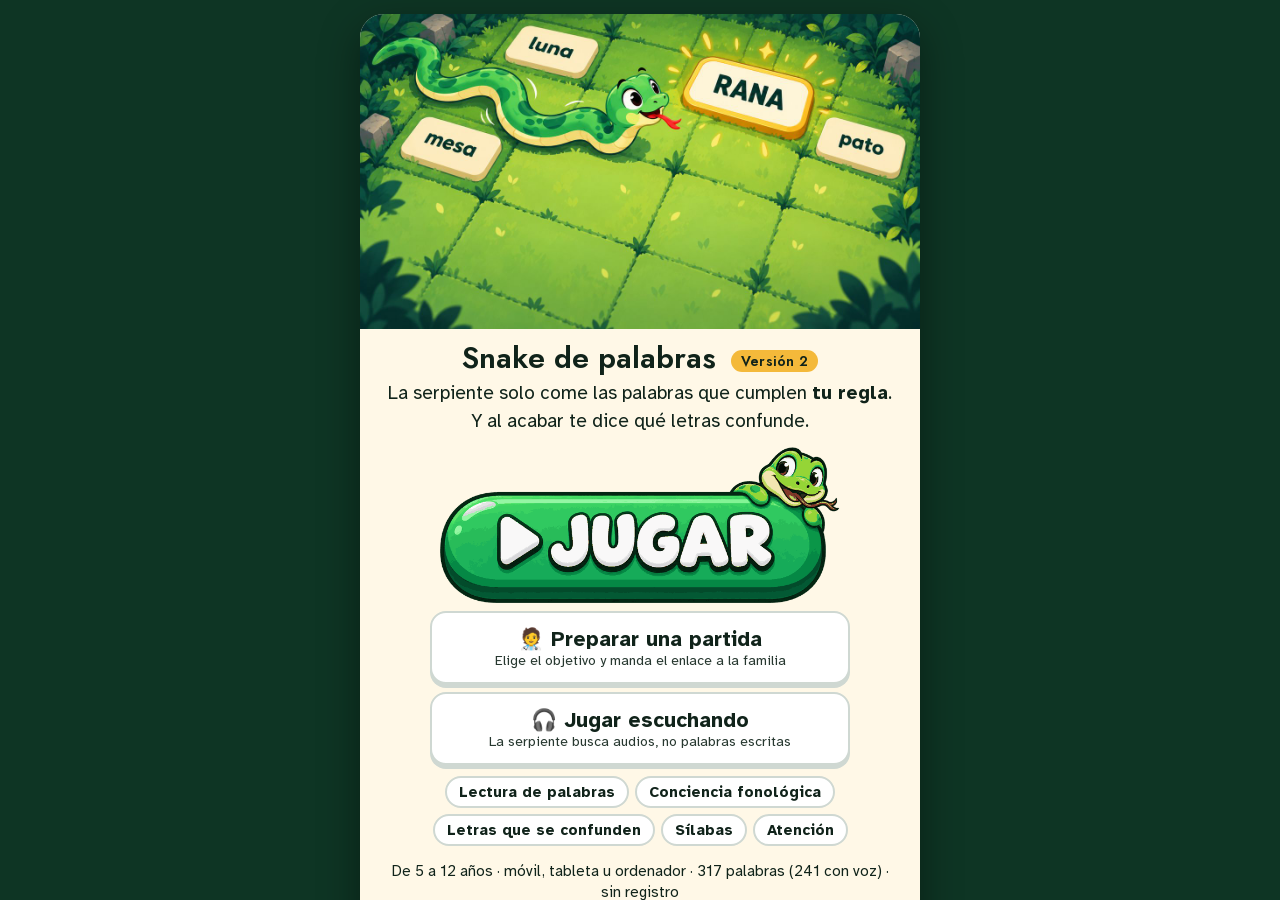
<file: index.html>
<!doctype html>
<html lang="es">
<head>
<meta charset="utf-8">
<meta name="viewport" content="width=device-width, initial-scale=1, viewport-fit=cover, user-scalable=no">
<meta name="robots" content="noindex">
<meta name="theme-color" content="#0F3D2A">
<title>Snake de palabras · Versión 2 · ColmenIA</title>
<meta name="description" content="Juego de lectura: la serpiente solo come las palabras que cumplen la regla (empiezan por R, tienen dos sílabas…). Hecho en el laboratorio de Gabinete Fönia, lo entrega ColmenIA.">
<meta property="og:title" content="Snake de palabras · juego de lectura">
<meta property="og:description" content="La serpiente solo come las palabras que cumplen la regla. Tú eliges la regla.">
<meta property="og:image" content="https://foniafonia.github.io/snake-de-palabras/portada/portada-ancha.jpg">
<meta property="og:type" content="website">
<meta name="twitter:card" content="summary_large_image">
<link rel="icon" href="data:image/svg+xml,%3Csvg xmlns=%22http://www.w3.org/2000/svg%22 viewBox=%220 0 100 100%22%3E%3Ctext y=%22.9em%22 font-size=%2290%22%3E🐍%3C/text%3E%3C/svg%3E">
<script>
/* si algo falla al arrancar, que quede apuntado (solo la suma) y que se diga en pantalla */
window.addEventListener("error", function (e) {
  if (window.__snakeFallo) return; window.__snakeFallo = true;
  try { if (localStorage.getItem("snake-no-contar") !== "1") new Image().src = "https://abacus.jasoncameron.dev/hit/foniafonia-juegos/snake_fallo"; } catch (x) {}
  try { if (e && e.target && e.target.tagName) return; var d = document.createElement("p"); d.setAttribute("role", "alert");
    d.style.cssText = "position:fixed;left:8px;right:8px;bottom:8px;z-index:99;margin:0;padding:10px 12px;border-radius:12px;background:#FFF8E7;color:#10231A;font:15px/1.4 system-ui,sans-serif;box-shadow:0 4px 18px rgba(0,0,0,.4)";
    d.textContent = "Algo ha fallado al abrir el juego en este navegador. Prueba a abrir el enlace en Chrome o Safari (no dentro de WhatsApp o Telegram).";
    (document.body || document.documentElement).appendChild(d); } catch (x) {}
});
</script>
<style>
/* Letras guardadas dentro del juego (13/10/2026) para no pedirlas a Google: así la dirección
   de internet de quien juega no sale hacia allí. Atkinson Hyperlegible (Braille Institute) y
   Jost (Owen Earl), las dos con licencia SIL Open Font License 1.1. Solo los juegos de
   caracteres latinos. */
@font-face{font-family:'Atkinson Hyperlegible';font-style:normal;font-weight:400;font-display:swap;src:url(fuentes/atkinson-hyperlegible-400-latin-ext.woff2) format('woff2');unicode-range:U+0100-02BA, U+02BD-02C5, U+02C7-02CC, U+02CE-02D7, U+02DD-02FF, U+0304, U+0308, U+0329, U+1D00-1DBF, U+1E00-1E9F, U+1EF2-1EFF, U+2020, U+20A0-20AB, U+20AD-20C4, U+2113, U+2C60-2C7F, U+A720-A7FF}
@font-face{font-family:'Atkinson Hyperlegible';font-style:normal;font-weight:400;font-display:swap;src:url(fuentes/atkinson-hyperlegible-400-latin.woff2) format('woff2');unicode-range:U+0000-00FF, U+0131, U+0152-0153, U+02BB-02BC, U+02C6, U+02DA, U+02DC, U+0304, U+0308, U+0329, U+2000-206F, U+20AC, U+2122, U+2191, U+2193, U+2212, U+2215, U+FEFF, U+FFFD}
@font-face{font-family:'Atkinson Hyperlegible';font-style:normal;font-weight:700;font-display:swap;src:url(fuentes/atkinson-hyperlegible-700-latin-ext.woff2) format('woff2');unicode-range:U+0100-02BA, U+02BD-02C5, U+02C7-02CC, U+02CE-02D7, U+02DD-02FF, U+0304, U+0308, U+0329, U+1D00-1DBF, U+1E00-1E9F, U+1EF2-1EFF, U+2020, U+20A0-20AB, U+20AD-20C4, U+2113, U+2C60-2C7F, U+A720-A7FF}
@font-face{font-family:'Atkinson Hyperlegible';font-style:normal;font-weight:700;font-display:swap;src:url(fuentes/atkinson-hyperlegible-700-latin.woff2) format('woff2');unicode-range:U+0000-00FF, U+0131, U+0152-0153, U+02BB-02BC, U+02C6, U+02DA, U+02DC, U+0304, U+0308, U+0329, U+2000-206F, U+20AC, U+2122, U+2191, U+2193, U+2212, U+2215, U+FEFF, U+FFFD}
@font-face{font-family:'Jost';font-style:normal;font-weight:500;font-display:swap;src:url(fuentes/jost-latin-ext.woff2) format('woff2');unicode-range:U+0100-02BA, U+02BD-02C5, U+02C7-02CC, U+02CE-02D7, U+02DD-02FF, U+0304, U+0308, U+0329, U+1D00-1DBF, U+1E00-1E9F, U+1EF2-1EFF, U+2020, U+20A0-20AB, U+20AD-20C4, U+2113, U+2C60-2C7F, U+A720-A7FF}
@font-face{font-family:'Jost';font-style:normal;font-weight:500;font-display:swap;src:url(fuentes/jost-latin.woff2) format('woff2');unicode-range:U+0000-00FF, U+0131, U+0152-0153, U+02BB-02BC, U+02C6, U+02DA, U+02DC, U+0304, U+0308, U+0329, U+2000-206F, U+20AC, U+2122, U+2191, U+2193, U+2212, U+2215, U+FEFF, U+FFFD}
@font-face{font-family:'Jost';font-style:normal;font-weight:600;font-display:swap;src:url(fuentes/jost-latin-ext.woff2) format('woff2');unicode-range:U+0100-02BA, U+02BD-02C5, U+02C7-02CC, U+02CE-02D7, U+02DD-02FF, U+0304, U+0308, U+0329, U+1D00-1DBF, U+1E00-1E9F, U+1EF2-1EFF, U+2020, U+20A0-20AB, U+20AD-20C4, U+2113, U+2C60-2C7F, U+A720-A7FF}
@font-face{font-family:'Jost';font-style:normal;font-weight:600;font-display:swap;src:url(fuentes/jost-latin.woff2) format('woff2');unicode-range:U+0000-00FF, U+0131, U+0152-0153, U+02BB-02BC, U+02C6, U+02DA, U+02DC, U+0304, U+0308, U+0329, U+2000-206F, U+20AC, U+2122, U+2191, U+2193, U+2212, U+2215, U+FEFF, U+FFFD}

/* SNAKE DE PALABRAS · versión 2 (12/10/2026). Idea del prototipo «Snake 3D · Palabras» de José, rehecha de cero:
   juego 2D de alta definición, movimiento suave, sin muertes (los fallos enseñan por qué), tandas cortas,
   dificultad que se adapta sola, voz Piper al comer, y un registro clínico de qué palabras confunde.
   Pendiente de revisión clínica. Compatible con iPad antiguos: ES2017, sin Pointer Events ni ResizeObserver. */
:root{
  --noche:#0E3524; --noche2:#14513A; --hoja:#EAF6EC; --crema:#FFF8E7; --oro:#F4B93A; --oro2:#C98A0B; --verde:#2FA866; --verde2:#1E7B4B;
  --rojo:#D9483B; --tinta:#10231A; --suave:#B8D9C4;
  --titulo:'Jost',system-ui,sans-serif; --letra:'Atkinson Hyperlegible',system-ui,-apple-system,sans-serif;
}
*{box-sizing:border-box;-webkit-tap-highlight-color:transparent}
html,body{margin:0;height:100%;background:var(--noche);color:var(--crema);font-family:var(--letra);overflow:hidden;-webkit-user-select:none;user-select:none;-webkit-touch-callout:none}
#app{position:fixed;left:0;right:0;top:0;bottom:0;display:flex;flex-direction:column}
#hud{flex:none;display:flex;align-items:center;padding:8px 10px;background:linear-gradient(#0A2A1C,#0E3524);border-bottom:2px solid #0A2A1C}
#regla{flex:1;min-width:0;display:flex;align-items:center}
#regla .etq{font-size:13px;color:var(--suave);margin-right:10px;line-height:1.1;white-space:nowrap}
#regla .chip{background:var(--oro);color:var(--tinta);border-radius:14px;padding:5px 14px;font-family:var(--titulo);font-weight:600;font-size:21px;line-height:1.15;white-space:nowrap;overflow:hidden;text-overflow:ellipsis;box-shadow:0 3px 0 var(--oro2)}
#regla .chip b{background:var(--tinta);color:var(--oro);border-radius:8px;padding:0 9px;margin:0 3px;font-size:26px}
.dato{margin-left:12px;text-align:center;min-width:46px}
.dato span{display:block;font-size:11px;color:var(--suave);text-transform:uppercase;letter-spacing:.04em}
.dato b{font-family:var(--titulo);font-size:22px;font-weight:600}
.dato b.racha{color:var(--oro)}
.bt{border:0;border-radius:12px;background:var(--noche2);color:var(--crema);font:inherit;font-weight:700;padding:0 12px;height:44px;min-width:44px;margin-left:8px;cursor:pointer;font-size:18px}
.bt:active{transform:translateY(1px)}
#pista{position:relative;flex:1;min-height:0}
#c{position:absolute;left:0;top:0;width:100%;height:100%;display:block;touch-action:none}
#aviso{flex:none;min-height:42px;display:flex;align-items:center;justify-content:center;background:#0A2A1C;color:var(--suave);padding:4px 12px;font-size:19px;font-weight:700;text-align:center;border-bottom:2px solid #0A2A1C}
#aviso.on{color:var(--tinta)}
#aviso.ok{background:#CDEFD7;color:#0C4A2A}#aviso.mal{background:#FBD3CD;color:#7C1D14}#aviso.info{background:#FCE7B0;color:#5B3F00}
#dpad{position:absolute;right:12px;bottom:12px;width:150px;height:150px;display:none;z-index:4}
#dpad button{position:absolute;width:50px;height:50px;border:0;border-radius:50%;background:rgba(255,248,231,.22);color:var(--crema);font-size:24px}
#dpad .u{left:50px;top:0}#dpad .d{left:50px;bottom:0}#dpad .l{left:0;top:50px}#dpad .r{right:0;top:50px}
@media (pointer:coarse){#dpad.on{display:block}}
.velo{position:absolute;left:0;right:0;top:0;bottom:0;background:rgba(6,28,19,.82);display:none;align-items:flex-start;justify-content:center;padding:14px;z-index:10;overflow:auto}.velo>.tarjeta{margin:auto}
.velo.on{display:flex}
.tarjeta{background:var(--crema);color:var(--tinta);border-radius:24px;padding:22px 24px;max-width:560px;width:100%;box-shadow:0 14px 40px rgba(0,0,0,.4);text-align:center}
.tarjeta h1{font-family:var(--titulo);font-size:30px;margin:0 0 6px;line-height:1.1}
.tarjeta p{margin:8px 0;font-size:18px;line-height:1.45}
.tarjeta .gran{font-family:var(--titulo);font-size:26px;font-weight:600;background:var(--oro);border-radius:16px;padding:10px 14px;margin:12px 0;box-shadow:0 4px 0 var(--oro2)}
.tarjeta .gran b{background:var(--tinta);color:var(--oro);border-radius:9px;padding:0 10px;font-size:32px}
.pasos{display:flex;margin:10px 0}.pasos div{flex:1;font-size:15px;padding:0 6px}.pasos i{display:block;font-style:normal;font-size:34px;margin-bottom:4px}
.btn{border:0;border-radius:16px;font:inherit;font-weight:700;font-size:21px;padding:13px 24px;margin:6px 5px;cursor:pointer;background:var(--verde);color:#fff;box-shadow:0 4px 0 var(--verde2)}
.btn.s{background:#fff;color:var(--tinta);box-shadow:0 4px 0 #cfd8d2;border:2px solid #cfd8d2}
.btn:active{transform:translateY(2px);box-shadow:0 2px 0 var(--verde2)}
.estrellas{font-size:44px;letter-spacing:6px;color:var(--oro);text-shadow:0 2px 0 var(--oro2)}
.estrellas i{font-style:normal;color:#d7d2c0;text-shadow:none}
.res{display:flex;flex-wrap:wrap;justify-content:center;margin:6px 0}.res div{margin:4px 8px;font-size:15px}.res b{display:block;font-family:var(--titulo);font-size:26px}
.fallos{text-align:left;font-size:16px;margin:6px 0 0;padding-left:20px}
.nota{font-size:13px!important;color:#4d6457;margin-top:12px!important}
.campo{margin:12px 0;text-align:left}.campo label{display:block;font-weight:700;margin-bottom:6px}
.campo select{font:inherit;font-size:18px;padding:9px;border-radius:12px;border:2px solid #cfd8d2;width:100%;background:#fff}
.letras{display:flex;flex-wrap:wrap}.letras button{width:46px;height:46px;margin:3px;border-radius:12px;border:2px solid #cfd8d2;background:#fff;font-size:20px;font-weight:700;font-family:var(--titulo)}
.letras button.on{background:var(--oro);border-color:var(--oro2)}
.fijado #bAjustes{display:none}
@media (max-width:640px){#hud{flex-wrap:wrap}#regla{flex:1 0 100%;justify-content:center;margin-bottom:6px}#regla .chip{white-space:normal;text-align:center}#regla .etq{display:none}#regla .chip{font-size:17px;padding:4px 10px}#regla .chip b{font-size:21px}.dato{margin-left:7px;min-width:34px}.dato b{font-size:18px}.bt{margin-left:5px;padding:0 9px}.tarjeta{padding:16px 14px}.tarjeta h1{font-size:25px}}
@media (prefers-reduced-motion:reduce){#aviso{transition:none}}
/* Lo que la versión pública añade al juego de Fönia: portada, «Prepara la partida» e informe. */
/* La tarjeta de la comunidad: que se vea que es un regalo y dónde se toca (José, 13/10: «el
   botón es pobre, que quieran pinchar»). */
.cta{display:block;position:relative;margin:16px auto 0;padding:14px 14px 12px;border-radius:20px;max-width:440px;text-align:left;text-decoration:none;
  color:var(--tinta)!important;background:#F4B93A;background:linear-gradient(135deg,#FFD866 0%,#F4B93A 55%,#EFA51F 100%);
  border:3px solid #10231A;box-shadow:0 6px 0 #10231A;overflow:hidden;-webkit-tap-highlight-color:transparent}
.cta:active{transform:translateY(4px);box-shadow:0 2px 0 #10231A}
.cta-abeja{position:absolute;right:10px;top:6px;font-size:44px;line-height:1;-webkit-animation:abeja 2.6s ease-in-out infinite;animation:abeja 2.6s ease-in-out infinite}
.cta-txt{display:block;padding-right:54px}
.cta-txt b{display:block;font-family:var(--titulo);font-weight:600;font-size:21px;line-height:1.15}
.cta-txt>span{display:block;font-size:15px;line-height:1.35;margin-top:4px}
.cta-lista{display:flex!important;flex-wrap:wrap;margin:8px -3px 0!important}
.cta-lista i{font-style:normal;font-weight:700;font-size:13px;background:rgba(255,255,255,.75);border-radius:99px;padding:3px 9px;margin:3px}
.cta-ir{display:block;margin-top:10px;padding:11px 12px;border-radius:14px;background:#10231A;color:#FFF8E7;font-family:var(--titulo);font-weight:600;font-size:19px;text-align:center}
.cta-ir span{display:inline-block;-webkit-animation:flecha 1.1s ease-in-out infinite;animation:flecha 1.1s ease-in-out infinite}
@-webkit-keyframes abeja{0%,100%{-webkit-transform:translateY(0) rotate(-6deg)}50%{-webkit-transform:translateY(-6px) rotate(8deg)}}
@keyframes abeja{0%,100%{transform:translateY(0) rotate(-6deg)}50%{transform:translateY(-6px) rotate(8deg)}}
@-webkit-keyframes flecha{0%,100%{-webkit-transform:translateX(0)}50%{-webkit-transform:translateX(6px)}}
@keyframes flecha{0%,100%{transform:translateX(0)}50%{transform:translateX(6px)}}
@media (prefers-reduced-motion:reduce){.cta-abeja,.cta-ir span{-webkit-animation:none;animation:none}}
.firma{font-size:13px!important;color:#4d6457;margin-top:10px!important}
.idea{display:inline-block;margin-top:10px;font-size:15px;color:#2d5a41!important;text-decoration:underline}
.lema{font-size:19px!important;margin:4px 0 12px!important}
.trabaja{display:flex;flex-wrap:wrap;justify-content:center;margin:6px 0 12px;padding:0;list-style:none}
.trabaja li{background:#fff;border:2px solid #cfd8d2;border-radius:99px;padding:5px 12px;margin:3px;font-size:15px;font-weight:700}
.btn.ancho{display:block;width:100%;max-width:420px;margin:8px auto}
.btn.ancho small{display:block;font-weight:400;font-size:14px;opacity:.9}
.prep{text-align:left}
.prep h1{text-align:center}
.prep h2{font-family:var(--titulo);font-size:19px;margin:16px 0 6px}
.objs{display:flex;flex-wrap:wrap}
.objs button{flex:1 1 150px;margin:3px;padding:9px 10px;border-radius:14px;border:2px solid #cfd8d2;background:#fff;font:inherit;font-weight:700;font-size:16px;line-height:1.2;text-align:left;cursor:pointer;color:var(--tinta)}
.objs button small{display:block;font-weight:400;font-size:13px;color:#4d6457}
.objs button.on{border-color:var(--verde);background:#e3f3e8}
.fila2{display:flex;flex-wrap:wrap}.fila2 .campo{flex:1 1 130px;margin:6px 4px}
.prep textarea{width:100%;min-height:64px;font:inherit;font-size:17px;padding:9px;border-radius:12px;border:2px solid #cfd8d2;box-sizing:border-box}
.prep .resumen{background:var(--oro);border-radius:14px;padding:9px 12px;margin:14px 0 6px;font-weight:700;text-align:center}
.enlace{display:none;background:#fff;border:2px solid #cfd8d2;border-radius:14px;padding:10px;margin-top:10px}
.enlace.on{display:block}
.enlace input{width:100%;font:inherit;font-size:14px;padding:8px;border-radius:10px;border:1px solid #cfd8d2;box-sizing:border-box}
.minis{text-align:center;margin-top:6px}
.btn.mini{font-size:16px;padding:9px 14px;margin:4px 3px}
.informe{text-align:left;background:#fff;border:2px solid #cfd8d2;border-radius:16px;padding:10px 12px;margin:12px 0 4px}
.informe h2{font-family:var(--titulo);font-size:18px;margin:0 0 6px}
.informe dl{margin:0}
.informe dt{font-size:12px;letter-spacing:.04em;text-transform:uppercase;color:#4d6457;margin-top:7px}
.informe dd{margin:0;font-size:16px;line-height:1.35}
.informe dd.clave{font-weight:700}
.ok-copia{font-size:14px;color:#2d5a41;min-height:1.2em;text-align:center;margin:4px 0 0!important}
/* portada ilustrada (imágenes de Codex, 12/10/2026) */
.tarjeta.conportada{padding-top:0;overflow:hidden}
.heroe{display:block;width:calc(100% + 48px);max-width:none;height:auto;margin:0 -24px 12px}
.btnimg{display:block;width:100%;max-width:400px;margin:2px auto 6px;padding:0;border:0;background:none;cursor:pointer;-webkit-tap-highlight-color:transparent}
.btnimg img{display:block;width:100%;height:auto}
.btnimg .pulsado{display:none}
.btnimg:active .normal{display:none}.btnimg:active .pulsado{display:block}
.btnimg:focus-visible{outline:4px solid var(--oro);outline-offset:2px;border-radius:40px}
@media (max-width:640px){.heroe{width:calc(100% + 28px);margin:0 -14px 10px}}
/* La portada y «Prepara la partida» tapan toda la pantalla: la barra con la regla y los
   marcadores no pinta nada hasta que se va a jugar (José, 12/10: «lleva a confusión»). */
#vPortada,#vPrepara{position:fixed;top:0;left:0;right:0;bottom:0;z-index:30;background:var(--noche);padding-top:calc(14px + env(safe-area-inset-top,0px));padding-bottom:calc(14px + env(safe-area-inset-bottom,0px));-webkit-overflow-scrolling:touch}
/* «Antes de irte»: hoja que sube desde abajo, una vez por visita */
.despedida{display:none;position:fixed;left:0;right:0;top:0;bottom:0;z-index:40;background:rgba(6,28,19,.72);align-items:flex-end;justify-content:center;padding:12px;padding-bottom:calc(12px + env(safe-area-inset-bottom,0px))}
.despedida.on{display:flex}
.despedida-caja{position:relative;width:100%;max-width:470px;background:var(--crema);border-radius:24px;padding:16px 14px 16px;box-shadow:0 -8px 40px rgba(0,0,0,.45);-webkit-animation:sube .35s ease-out;animation:sube .35s ease-out}
.despedida-t{margin:0 44px 2px 4px;font-family:var(--titulo);font-weight:600;font-size:20px;color:var(--tinta)}
.despedida-caja .cta{margin-top:10px}
.despedida-x{position:absolute;right:10px;top:10px;width:40px;height:40px;border-radius:50%;border:2px solid #cfd8d2;background:#fff;font-size:18px;font-weight:700;cursor:pointer;color:var(--tinta)}
@-webkit-keyframes sube{from{-webkit-transform:translateY(40px);opacity:0}to{-webkit-transform:none;opacity:1}}
@keyframes sube{from{transform:translateY(40px);opacity:0}to{transform:none;opacity:1}}
@media (prefers-reduced-motion:reduce){.despedida-caja{-webkit-animation:none;animation:none}}
#vPausa .cta{margin-top:16px}
.fijado #vPausa .cta{display:none}

.opciones{margin:10px 0 4px;text-align:left}
.op{display:flex;align-items:flex-start;gap:10px;margin:8px 0;font-size:16px;line-height:1.3;cursor:pointer}
.op input{width:22px;height:22px;margin-top:1px;flex:none}
#prConoce button{width:44px}

.version{display:inline-block;vertical-align:middle;margin-left:6px;padding:3px 10px;border-radius:999px;background:var(--oro);color:var(--tinta);font:700 14px/1.2 var(--titulo);letter-spacing:.02em}
</style>
</head>
<body>
<div id="app">
  <div id="hud">
    <div id="regla"><span class="etq">Come<br>solo…</span><span class="chip" id="chipRegla">…</span></div>
    <div class="dato"><span>Palabras</span><b id="hPunt">0/10</b></div>
    <div class="dato"><span>Racha</span><b class="racha" id="hRacha">0</b></div>
    <button class="bt" id="bOir" type="button" aria-label="Oír otra vez" title="Oír otra vez" style="display:none">🎧</button>
    <button class="bt" id="bSonido" type="button" aria-label="Sonido" title="Sonido">🔊</button>
    <button class="bt" id="bAjustes" type="button" aria-label="Ajustes de la logopeda" title="Ajustes">⚙️</button>
    <button class="bt" id="bPausa" type="button" aria-label="Pausa" title="Pausa">⏸</button>
  </div>
  <div id="aviso" role="status" aria-live="polite"></div>
  <div id="pista">
    <canvas id="c" aria-label="Tablero del juego"></canvas>
    <div id="dpad"><button class="u" type="button" aria-label="Arriba">▲</button><button class="l" type="button" aria-label="Izquierda">◀</button><button class="r" type="button" aria-label="Derecha">▶</button><button class="d" type="button" aria-label="Abajo">▼</button></div>

    <div class="velo" id="vPortada"><div class="tarjeta conportada">
      <img class="heroe" src="portada/portada-ancha.jpg" width="1280" height="720" alt="Una serpiente verde va hacia la palabra RANA y deja a un lado luna, mesa y pato">
      <h1>Snake de palabras <span class="version">Versión 2</span></h1>
      <p class="lema">La serpiente solo come las palabras que cumplen <b>tu regla</b>. Y al acabar te dice qué letras confunde.</p>
      <button class="btnimg" id="pJugar" type="button" aria-label="Jugar ya"><img class="normal" src="portada/boton-jugar.png" width="720" height="280" alt=""><img class="pulsado" src="portada/boton-jugar-pulsado.png" width="720" height="280" alt=""></button>
      <button class="btn s ancho" id="pPrepara" type="button">🧑‍⚕️ Preparar una partida<small>Elige el objetivo y manda el enlace a la familia</small></button>
      <button class="btn s ancho" id="pOido" type="button">🎧 Jugar escuchando<small>La serpiente busca audios, no palabras escritas</small></button>
      <ul class="trabaja"><li>Lectura de palabras</li><li>Conciencia fonológica</li><li>Letras que se confunden</li><li>Sílabas</li><li>Atención</li></ul>
      <p style="font-size:15px;margin:0 0 10px">De 5 a 12 años · móvil, tableta u ordenador · 317 palabras (241 con voz) · sin registro</p>
      <a class="cta" data-skool="portada" href="https://www.skool.com/logopedia-7339/about" target="_blank" rel="noopener"><span class="cta-abeja" aria-hidden="true">🐝</span><span class="cta-txt"><b>¿Te ha gustado? Hay más juegos como este</b><span>En ColmenIA, la comunidad de más de 170 logopedas y maestras que usan la IA en su trabajo.</span><span class="cta-lista"><i>🏎️ FonoKart</i><i>🏃 FonoDash</i><i>🐍 y los que van saliendo</i></span></span><span class="cta-ir">Entrar <span aria-hidden="true">→</span></span></a>
      <a class="idea" data-skool="idea_portada" href="https://www.skool.com/logopedia-7339/about" target="_blank" rel="noopener">💡 ¿Echas algo en falta o has visto un fallo? Cuéntalo en la comunidad</a>
      <p class="firma">Laboratorio: Gabinete Fönia · Lo entrega: ColmenIA</p>
      <p class="nota">Voz: Piper (Open Home Foundation), licencia CC BY 3.0. Material de apoyo: no sustituye a la logopeda.</p>
      <p class="nota">Las reglas de palabras parecidas, letras espejo, existe o inventada y bien escrita están en pruebas, sin revisión clínica. El informe orienta: no evalúa ni diagnostica.</p>
      <p class="nota">Sin registro. Los resultados no salen de este aparato si no los compartes tú. Solo se cuenta, de forma anónima, cuánta gente lo usa. <a href="privacidad.html">Privacidad</a></p>
    </div></div>

    <div class="velo" id="vPrepara"><div class="tarjeta prep">
      <h1>🧑‍⚕️ Prepara la partida</h1>
      <h2>1 · ¿Qué quieres trabajar?</h2>
      <div class="objs" id="prObjs"></div>
      <h2>2 · Ajusta, si quieres</h2>
      <div class="fila2">
        <div class="campo"><label for="prRegla">Regla</label><select id="prRegla"><option value="empieza">Empiezan por…</option><option value="contiene">Contienen…</option><option value="termina">Terminan en…</option><option value="silabas">Número de sílabas</option><option value="larga">Palabras largas (3+ sílabas)</option><option value="trabada">Con sílaba trabada</option><option value="conocidas">Solo con las letras que conoce</option><option value="parecida">Palabras parecidas (una sola vale)</option><option value="espejo">Letras espejo dentro de la palabra</option><option value="real">Existe o es inventada</option><option value="ortografia">Bien escrita</option><option value="todas">Todas (solo leer)</option></select></div>
        <div class="campo" id="prCLetra"><label for="prLetra">Letra o grupo</label><select id="prLetra"></select></div>
        <div class="campo" id="prCConoce" style="flex:1 1 100%"><label>Letras que ya conoce (toca las que sabe)</label><div class="letras" id="prConoce"></div></div>
        <div class="campo" id="prCSil"><label for="prSil">Sílabas</label><select id="prSil"><option value="1">1</option><option value="2">2</option><option value="3">3</option><option value="4">4 o más</option></select></div>
      </div>
      <div class="fila2">
        <div class="campo"><label for="prMeta">Palabras por tanda</label><select id="prMeta"><option>5</option><option>10</option><option>15</option><option>20</option></select></div>
        <div class="campo"><label for="prNivel">Dificultad</label><select id="prNivel"><option value="auto">Se adapta sola</option><option value="1">1 · muy tranquila</option><option value="2">2</option><option value="3">3</option><option value="4">4 · rápida</option><option value="5">5 · más rápida</option><option value="6">6 · la más rápida</option></select></div>
        <div class="campo"><label for="prVel">Ritmo</label><select id="prVel"><option value="">Normal</option><option value="lenta">Más lento</option></select></div>
      </div>
      <div class="opciones">
        <label class="op"><input type="checkbox" id="prDirectas"> <span><b>Solo sílabas directas</b> (ma, pe, si, so, mu…; sin trabadas ni sílabas cerradas)</span></label>
        <label class="op"><input type="checkbox" id="prSolo"> <span><b>Jugar solo con mis palabras</b> (las del paso 3)</span></label>
        <label class="op"><input type="checkbox" id="prAudio"> <span><b>🎧 A oído:</b> la serpiente busca audios, no palabras escritas</span></label>
        <p class="nota" id="prAudioNota" style="text-align:left;margin:2px 0 0"></p>
        <div class="fila2" id="prOidoAj" style="display:none"><div class="campo"><label for="prPausa">Pausa entre audios</label><select id="prPausa"><option value="700">Normal</option><option value="2000">Larga</option><option value="4000">Muy larga</option></select></div><div class="campo"><label for="prVol">Volumen de la voz</label><select id="prVol"><option value="1">Normal</option><option value="1.6">Alto</option><option value="2.2">Más alto</option></select></div></div>
      </div>
      <h2>3 · Palabras de tu paciente (opcional)</h2>
      <textarea id="prPropias" placeholder="Escribe las tuyas separadas por comas: rueda, ratón, arroz…" aria-label="Palabras propias"></textarea>
      <p class="nota" style="text-align:left">Se suman a las 317 del juego y siguen la misma regla. Sin nombres de personas. Estas no tienen voz y sus sílabas se cuentan de forma aproximada.</p>
      <div class="resumen" id="prResumen"></div>
      <div style="text-align:center">
        <button class="btn" id="prJugar" type="button">▶ Jugar ahora</button>
        <button class="btn s" id="prCrear" type="button">🔗 Enlace para la familia</button>
      </div>
      <div class="enlace" id="prEnlace">
        <label for="prUrl" style="font-weight:700;display:block;margin-bottom:4px">Mándale este enlace. Abre el juego ya preparado, sin ajustes a la vista:</label>
        <input id="prUrl" type="text" readonly>
        <div class="minis"><button class="btn mini" id="prCopiar" type="button">📋 Copiar</button><button class="btn s mini" id="prCompartir" type="button">📤 Compartir</button></div>
        <p class="ok-copia" id="prCopiado" role="status"></p>
      </div>
      <div style="text-align:center"><button class="btn s mini" id="prVolver" type="button">← Volver</button></div>
    </div></div>

    <div class="velo on" id="vInicio"><div class="tarjeta">
      <h1>🐍 Snake de palabras</h1>
      <div id="inicioMundos"></div>
      <div class="gran" id="inicioRegla"></div>
      <div class="pasos"><div><i>👆</i>Desliza el dedo (o usa las flechas) para mover la serpiente</div><div><i>🔎</i><span id="pasoLee">Lee las palabras del tablero</span></div><div><i>✅</i>Come <b>solo</b> las que cumplen la regla</div></div>
      <p>Si comes una que no la cumple, te diré por qué. No pasa nada: ¡sigue!</p>
      <button class="btn" id="bJugar" type="button">▶ Jugar</button>
      <p class="firma">Laboratorio: Gabinete Fönia · Lo entrega: ColmenIA</p>
      <p class="nota">Voz: Piper (Open Home Foundation), licencia CC BY 3.0. Material de apoyo: no sustituye a la logopeda.</p>
      <p class="nota">Las reglas de palabras parecidas, letras espejo, existe o inventada y bien escrita están en pruebas, sin revisión clínica. El informe orienta: no evalúa ni diagnostica.</p>
    </div></div>

    <div class="velo" id="vPausa"><div class="tarjeta"><h1>⏸ Pausa</h1><p id="pausaRegla"></p><button class="btn" id="bSigue" type="button">▶ Seguir</button><button class="btn s" id="bAcabar" type="button">Terminar la tanda</button><a class="cta" data-skool="pausa" href="https://www.skool.com/logopedia-7339/about" target="_blank" rel="noopener"><span class="cta-abeja" aria-hidden="true">🐝</span><span class="cta-txt"><b>¿Te vas? Llévate más juegos</b><span>En ColmenIA, la comunidad de logopedas y maestras.</span><span class="cta-lista"><i>🏎️ FonoKart</i><i>🏃 FonoDash</i><i>🐍 y los que van saliendo</i></span></span><span class="cta-ir">Entrar <span aria-hidden="true">→</span></span></a></div></div>

    <div class="velo" id="vFin"><div class="tarjeta">
      <h1 id="finTit">¡Tanda terminada!</h1>
      <div class="estrellas" id="finEstrellas"></div>
      <div class="res" id="finRes"></div>
      <div id="finFallos"></div>
      <div class="informe"><h2>📋 Informe de la tanda</h2><dl id="infFilas"></dl>
        <div class="minis"><button class="btn mini" id="infCompartir" type="button">📤 Enviar a mi logopeda</button><button class="btn s mini" id="infCopiar" type="button">📋 Copiar</button></div>
        <p class="ok-copia" id="infDicho" role="status"></p></div>
      <p class="nota" id="finEnvio"></p>
      <button class="btn" id="bOtra" type="button">▶ Otra tanda</button>
      <button class="btn s" id="finPrepara" type="button">🧑‍⚕️ Cambiar la partida</button>
      <a class="cta" data-skool="final" href="https://www.skool.com/logopedia-7339/about" target="_blank" rel="noopener"><span class="cta-abeja" aria-hidden="true">🐝</span><span class="cta-txt"><b>¡Tanda hecha! ¿Quieres más juegos así?</b><span>Están en ColmenIA, la comunidad de más de 170 logopedas y maestras.</span><span class="cta-lista"><i>🏎️ FonoKart</i><i>🏃 FonoDash</i><i>🐍 y los que van saliendo</i></span></span><span class="cta-ir">Entrar <span aria-hidden="true">→</span></span></a>
      <a class="idea" data-skool="idea_final" href="https://www.skool.com/logopedia-7339/about" target="_blank" rel="noopener">💡 ¿Echas algo en falta o has visto un fallo? Cuéntalo en la comunidad</a>
    </div></div>

    <div class="velo" id="vAjustes"><div class="tarjeta" style="text-align:left">
      <h1 style="text-align:center">⚙️ Ajustes (logopeda)</h1>
      <div class="campo"><label for="aRegla">Regla</label><select id="aRegla"><option value="empieza">Come las que EMPIEZAN por…</option><option value="contiene">Come las que CONTIENEN…</option><option value="termina">Come las que TERMINAN en…</option><option value="silabas">Come las de N sílabas</option><option value="larga">Palabras largas (3+ sílabas)</option><option value="trabada">Con sílaba trabada</option><option value="parecida">Palabras parecidas (una sola vale)</option><option value="espejo">Letras espejo (b/d, p/q)</option><option value="real">Palabras que existen (no inventadas)</option><option value="ortografia">Bien escritas (b/v, ll/y, h, s/z)</option><option value="todas">Todas (sin intrusas)</option></select></div>
      <div class="campo" id="cLetra"><label>Letra o grupo</label><div class="letras" id="aLetras"></div></div>
      <div class="campo" id="cSil"><label for="aSil">Sílabas</label><select id="aSil"><option value="1">1</option><option value="2">2</option><option value="3">3</option><option value="4">4 o más</option></select></div>
      <div class="campo"><label for="aMeta">Palabras por tanda</label><select id="aMeta"><option>5</option><option selected>10</option><option>15</option><option>20</option></select></div>
      <div class="campo"><label for="aNivel">Dificultad</label><select id="aNivel"><option value="auto">Se adapta sola</option><option value="1">Nivel 1 (fijo)</option><option value="2">Nivel 2 (fijo)</option><option value="3">Nivel 3 (fijo)</option><option value="4">Nivel 4 (fijo)</option><option value="5">Nivel 5 (fijo)</option><option value="6">Nivel 6 (fijo, rápido)</option></select></div>
      <div style="text-align:center"><button class="btn" id="bAplica" type="button">Aplicar</button><button class="btn s" id="bCierra" type="button">Cerrar</button></div>
    </div></div>
  </div>
</div>

<script src="estrellas-mundos.js"></script>
<script>
/* banco propio de Fönia: [palabra, sílabas] */
var BANCO_JSON = [["ala", 2], ["amarillo", 4], ["araña", 3], ["arroz", 2], ["azul", 2], ["azúcar", 3], ["año", 2], ["ballena", 3], ["balón", 2], ["barro", 2], ["bicicleta", 4], ["boca", 2], ["bota", 2], ["botella", 3], ["botón", 2], ["burro", 2], ["cabaña", 3], ["cabeza", 3], ["calcetín", 3], ["calculadora", 5], ["calendario", 4], ["calle", 2], ["cama", 2], ["camisa", 3], ["caramelo", 4], ["carro", 2], ["casa", 2], ["castillo", 3], ["cazo", 2], ["chaqueta", 3], ["charco", 2], ["chicle", 2], ["chimenea", 4], ["chocolate", 4], ["chupete", 3], ["cielo", 2], ["coche", 2], ["cocina", 3], ["cocodrilo", 4], ["col", 1], ["cometa", 3], ["conejo", 3], ["correr", 2], ["cruz", 1], ["cuchara", 3], ["cuchillo", 3], ["cuna", 2], ["dado", 2], ["dama", 2], ["dedo", 2], ["diente", 2], ["dinero", 3], ["dinosaurio", 4], ["disco", 2], ["doce", 2], ["dos", 1], ["dulce", 2], ["elefante", 4], ["escuela", 3], ["espejo", 3], ["falda", 2], ["familia", 3], ["faro", 2], ["flecha", 2], ["flor", 1], ["flores", 2], ["foca", 2], ["foto", 2], ["fresa", 2], ["fruta", 2], ["fuego", 2], ["fuente", 2], ["gallina", 3], ["gato", 2], ["globo", 2], ["goma", 2], ["guitarra", 3], ["gusano", 3], ["helado", 3], ["helicóptero", 5], ["hermano", 3], ["hipopótamo", 5], ["hoja", 2], ["isla", 2], ["jabón", 2], ["jardín", 2], ["jarra", 2], ["jaula", 2], ["jirafa", 3], ["joya", 2], ["juego", 2], ["jugo", 2], ["lana", 2], ["lazo", 2], ["leche", 2], ["lechuga", 3], ["lento", 2], ["ley", 1], ["león", 2], ["libro", 2], ["limón", 2], ["llave", 2], ["lluvia", 2], ["lobo", 2], ["luna", 2], ["lupa", 2], ["luz", 1], ["lámpara", 3], ["lápiz", 2], ["manzana", 3], ["mapa", 2], ["mar", 1], ["mariposa", 4], ["melón", 2], ["mermelada", 4], ["mes", 1], ["mesa", 2], ["miel", 1], ["mochila", 3], ["moneda", 3], ["mono", 2], ["montaña", 3], ["moto", 2], ["muñeca", 3], ["naranja", 3], ["nariz", 2], ["negro", 2], ["nene", 2], ["nido", 2], ["nieve", 2], ["noche", 2], ["nombre", 2], ["nota", 2], ["nube", 2], ["nuez", 1], ["ojo", 2], ["ordenador", 4], ["oso", 2], ["paloma", 3], ["pan", 1], ["pantalón", 3], ["papel", 2], ["pared", 2], ["pastel", 2], ["patata", 3], ["pato", 2], ["payaso", 3], ["pañuelo", 3], ["peine", 2], ["pelo", 2], ["pelota", 3], ["pepino", 3], ["perro", 2], ["pez", 1], ["pie", 1], ["pila", 2], ["pino", 2], ["pizarra", 3], ["piña", 2], ["plato", 2], ["plaza", 2], ["plátano", 3], ["pollo", 2], ["puente", 2], ["puerta", 2], ["pájaro", 3], ["queso", 2], ["quince", 2], ["radio", 2], ["rama", 2], ["rana", 2], ["ratón", 2], ["red", 1], ["refrigerador", 5], ["regla", 2], ["reloj", 2], ["rey", 1], ["rizo", 2], ["roca", 2], ["rojo", 2], ["ropa", 2], ["rosa", 2], ["rueda", 2], ["ruido", 2], ["río", 2], ["sal", 1], ["salón", 2], ["sandía", 3], ["sapo", 2], ["seis", 1], ["semana", 3], ["semáforo", 4], ["serpiente", 3], ["silla", 2], ["sillón", 2], ["sirena", 3], ["sol", 1], ["sombrero", 3], ["sonrisa", 3], ["sopa", 2], ["sueño", 2], ["sábana", 3], ["tapa", 2], ["taxi", 2], ["taza", 2], ["televisión", 4], ["teléfono", 4], ["tierra", 2], ["tigre", 2], ["tijera", 3], ["tiza", 2], ["toalla", 3], ["tobogán", 3], ["tomate", 3], ["torre", 2], ["tortuga", 3], ["tren", 1], ["tres", 1], ["trueno", 2], ["túnel", 2], ["uno", 2], ["uva", 2], ["uña", 2], ["vaca", 2], ["vaso", 2], ["vecino", 3], ["vela", 2], ["ventana", 3], ["verde", 2], ["vestido", 3], ["viento", 2], ["violín", 2], ["volcán", 2], ["voz", 1], ["yema", 2], ["yoyó", 2], ["zanahoria", 4], ["zapato", 3], ["zorro", 2], ["zumo", 2], ["árbol", 2], ["murciélago", 4], ["calabaza", 4], ["bolígrafo", 4], ["cuaderno", 3], ["zapatilla", 4], ["camiseta", 4], ["bufanda", 3], ["paraguas", 3], ["tenedor", 3], ["lavadora", 4], ["biblioteca", 5], ["farmacia", 3], ["autobús", 3], ["bombero", 3], ["policía", 4], ["cocinero", 4], ["panadero", 4], ["peluquero", 4], ["dentista", 3], ["profesor", 3], ["vacaciones", 4], ["cumpleaños", 4], ["invierno", 3], ["verano", 3], ["primavera", 4], ["tormenta", 3], ["relámpago", 4], ["desierto", 3], ["planeta", 3], ["estrella", 3], ["cohete", 3], ["astronauta", 4], ["tiburón", 3], ["cangrejo", 3], ["canguro", 3], ["mariquita", 4], ["saltamontes", 4], ["hormiga", 3], ["caracol", 3], ["lagartija", 4], ["tortilla", 3], ["croqueta", 3], ["bocadillo", 4], ["galleta", 3], ["magdalena", 4], ["palomitas", 4], ["brazo", 2], ["blanco", 2], ["bloque", 2], ["clavo", 2], ["grifo", 2], ["prado", 2], ["trigo", 2], ["dragón", 2], ["cristal", 2], ["problema", 3], ["bruja", 2], ["cabra", 2], ["sobre", 2], ["planta", 2], ["premio", 2], ["tractor", 2], ["trompeta", 3], ["bandera", 3], ["hielo", 2], ["huevo", 2], ["higo", 2], ["gigante", 3], ["jefe", 2], ["gemelo", 3], ["bombilla", 3], ["cereza", 3], ["pozo", 2], ["pipa", 2], ["boda", 2], ["duda", 2]];
</script>
<div class="despedida" id="vDespedida" role="dialog" aria-label="Antes de irte"><div class="despedida-caja"><button type="button" id="dCerrar" class="despedida-x" aria-label="Cerrar">✕</button><p class="despedida-t">Antes de irte…</p><a class="cta" data-skool="despedida" href="https://www.skool.com/logopedia-7339/about" target="_blank" rel="noopener"><span class="cta-abeja" aria-hidden="true">🐝</span><span class="cta-txt"><b>Llévate más juegos como este</b><span>Están en ColmenIA, la comunidad de más de 170 logopedas y maestras.</span><span class="cta-lista"><i>🏎️ FonoKart</i><i>🏃 FonoDash</i><i>🐍 y los que van saliendo</i></span></span><span class="cta-ir">Entrar <span aria-hidden="true">→</span></span></a></div></div>
<script src="snake-voz/indice.js"></script>
<script>
(function () {
'use strict';
/* ====================== utilidades ====================== */
var $ = function (id) { return document.getElementById(id); };
var QS = (function () { try { return new URLSearchParams(location.search); } catch (e) { return { get: function () { return null; } }; } })();
function nEntre(v, a, b, d) { var n = parseInt(v, 10); return (n >= a && n <= b) ? n : d; }
function norm(t) { return String(t || '').toLowerCase().normalize('NFD').replace(/[̀-ͯ]/g, ''); }
function coma(n) { return String(n).replace('.', ','); }
function azar(n) { return Math.floor(Math.random() * n); }
function elige(a) { return a[azar(a.length)]; }
function baraja(a) { a = a.slice(); for (var i = a.length - 1; i > 0; i--) { var j = azar(i + 1), t = a[i]; a[i] = a[j]; a[j] = t; } return a; }
var REDUCE = false; try { REDUCE = window.matchMedia('(prefers-reduced-motion: reduce)').matches; } catch (e) { }
var BANCO = BANCO_JSON.map(function (p) { return { w: p[0], n: p[1], k: norm(p[0]) }; });

/* ====================== opciones (la logopeda las fija por enlace) ====================== */
var CASO = ''; /* versión pública: sin paciente, no se envía nada a ningún sitio */
var TERAPEUTA = (function () { var v = (QS.get('t') || '').trim(); return /^[A-Za-zÀ-ÿ .'-]{2,40}$/.test(v) ? v : ''; })();
var FIJADO = ['empieza', 'contiene', 'termina', 'silabas', 'todas', 'larga', 'trabada', 'parecida', 'espejo', 'real', 'ortografia', 'conocidas'].indexOf(QS.get('filtro')) >= 0;
var OPC = {
  regla: FIJADO ? QS.get('filtro') : 'empieza',
  letra: (QS.get('letra') || 'r').toLowerCase().replace(/[^a-zñ]/g, '').slice(0, 2) || 'r',
  silabas: nEntre(QS.get('silabas'), 1, 4, 2),
  meta: nEntre(QS.get('meta'), 3, 30, 10),
  nivel: QS.get('nivel') ? nEntre(QS.get('nivel'), 1, 6, 1) : 0,         /* 0 = se adapta sola */
  distractores: QS.get('distractores') === null ? null : nEntre(QS.get('distractores'), 0, 5, 1),
  velocidad: QS.get('velocidad'),
  conoce: parseConoce(QS.get('conoce')), directas: QS.get('directas') === '1', soloPropias: QS.get('solo') === '1', audio: QS.get('modo') === 'audio'
};
function parseConoce(txt) {
  var ok = 'a b c ch d e f g h i j k l ll m n ñ o p q r rr s t u v w x y z'.split(' '), sal = [], vistos = {};
  String(txt || '').toLowerCase().split(/[\s,;.]+/).forEach(function (x) { if (ok.indexOf(x) >= 0 && !vistos[x]) { vistos[x] = 1; sal.push(x); } });
  return sal.length ? sal : ['a', 'm', 'e', 'o', 's', 'p', 'n'];
}
var KOPC = 'fonia-snake-opc';
/* Mundos (José, 15/10/2026): guardar partida por caso, con estrellas 1-3 por tanda y mundos que se desbloquean.
   Cada mundo es una regla clínica: avanzar en el juego es avanzar en lo que trabaja. Pieza común: estrellas-mundos.js.
   Si la ficha fija la regla (?filtro=), no hay mundos; con ?mundo=N la ficha fija el mundo. */
var MUNDOS_DEF = [
  { id: 'empieza', regla: 'empieza', titulo: 'Empieza por…', icono: '🌱', nota: 'Sonido inicial' },
  { id: 'larga', regla: 'larga', titulo: 'Palabras largas', icono: '🐌', nota: 'Leer palabras de 3 y 4 sílabas' },
  { id: 'trabada', regla: 'trabada', titulo: 'Trabadas', icono: '🧱', nota: 'Sílabas trabadas: pla, tre, bra…' },
  { id: 'parecida', regla: 'parecida', titulo: 'Parecidas', icono: '👀', nota: 'Distinguir palabras que se parecen por la forma' },
  { id: 'espejo', regla: 'espejo', titulo: 'Espejo', icono: '🪞', nota: 'b/d y p/q dentro de la palabra' },
  { id: 'real', regla: 'real', titulo: '¿Existe?', icono: '🧪', nota: 'Palabra que existe frente a inventada' },
  { id: 'ortografia', regla: 'ortografia', titulo: 'Bien escrita', icono: '✍️', nota: 'Ortografía: b/v, ll/y, h, s/z' }
];
var MUNDOS = null;
function montaMundos() {
  if (FIJADO || !window.FoniaMundos) return;
  MUNDOS = FoniaMundos({ juego: 'snake', caso: CASO, mundos: MUNDOS_DEF, fijado: nEntre(QS.get('mundo'), 1, MUNDOS_DEF.length, 0) });
  OPC.regla = MUNDOS.mundo().regla;
}
if (!FIJADO) { try { var g = JSON.parse(localStorage.getItem(KOPC) || 'null'); if (g) { OPC.regla = g.regla || OPC.regla; OPC.letra = g.letra || OPC.letra; OPC.silabas = g.silabas || OPC.silabas; OPC.meta = g.meta || OPC.meta; OPC.nivel = g.nivel === undefined ? OPC.nivel : g.nivel; } } catch (e) { } }
if (FIJADO) document.body.classList.add('fijado');

/* ====================== la regla ====================== */
function cumple(p) {
  var l = norm(OPC.letra), k = p.k;
  if (audioOn() && ['empieza', 'contiene', 'termina'].indexOf(OPC.regla) >= 0) return cumplePorSonido(p);
  switch (OPC.regla) {
    case 'empieza': return k.indexOf(l) === 0;
    case 'contiene': return k.indexOf(l) >= 0;
    case 'termina': return k.length >= l.length && k.lastIndexOf(l) === k.length - l.length;
    case 'silabas': return OPC.silabas >= 4 ? p.n >= 4 : p.n === OPC.silabas;
    case 'conocidas': return todasConocidas(p.w);
    case 'larga': return p.n >= 3;
    case 'trabada': return TRABADA.test(k);
    case 'parecida': case 'espejo': case 'real': case 'ortografia': return !!p.vale;
    default: return true;
  }
}
function reglaHtml() { return reglaHtml0() + sufijoRegla(); }
function reglaHtml0() {
  var L = OPC.letra.toUpperCase(), r = OPC.regla;
  if (r === 'conocidas') return 'las que se leen con <b>' + OPC.conoce.slice(0, 8).join(' ') + (OPC.conoce.length > 8 ? '…' : '') + '</b>';
  if (r === 'empieza') return 'las que EMPIEZAN por <b>' + L + '</b>';
  if (r === 'contiene') return 'las que CONTIENEN <b>' + L + '</b>';
  if (r === 'termina') return 'las que TERMINAN en <b>' + L + '</b>';
  if (r === 'silabas') return OPC.silabas >= 4 ? 'las de <b>4+</b> sílabas' : 'las de <b>' + OPC.silabas + '</b> sílaba' + (OPC.silabas === 1 ? '' : 's');
  if (r === 'larga') return 'las LARGAS: <b>3+</b> sílabas';
  if (r === 'trabada') return 'las que tienen <b>pla, tre, bra…</b>';
  if ((r === 'parecida' || r === 'espejo') && S && S.obj) return 'solo «<b>' + S.obj + '</b>»';
  if (r === 'parecida' || r === 'espejo') return 'solo la palabra que te pido';
  if (r === 'real') return 'las que <b>EXISTEN</b>';
  if (r === 'ortografia') return 'las <b>BIEN ESCRITAS</b>';
  return 'todas las palabras';
}
function reglaTexto() { return reglaHtml().replace(/<[^>]+>/g, ''); }
function porQueNo(p) {
  var L = OPC.letra.toUpperCase(), r = OPC.regla;
  if (r === 'empieza') return 'no empieza por ' + L;
  if (r === 'contiene') return 'no tiene ' + L;
  if (r === 'termina') return 'no termina en ' + L;
  if (r === 'silabas') return 'tiene ' + p.n + ' sílaba' + (p.n === 1 ? '' : 's') + ', no ' + (OPC.silabas >= 4 ? '4 o más' : OPC.silabas);
  if (r === 'larga') return 'tiene ' + p.n + ' sílaba' + (p.n === 1 ? '' : 's');
  if (r === 'conocidas') return 'lleva la «' + primeraDesconocida(p.w) + '», que aún no conoce';
  if (r === 'trabada') return 'no tiene sílaba trabada';
  if (r === 'parecida' || r === 'espejo') return 'era «' + p.w + '», buscabas «' + (S && S.obj) + '»';
  if (r === 'real') return 'no existe: es inventada';
  if (r === 'ortografia') return 'está mal escrita: es «' + p.bien + '»';
  return '';
}
function porQueSi(p) {
  var L = OPC.letra.toUpperCase(), r = OPC.regla;
  if (r === 'empieza') return 'empieza por ' + L;
  if (r === 'contiene') return 'tiene ' + L;
  if (r === 'termina') return 'termina en ' + L;
  if (r === 'silabas') return p.n + ' sílaba' + (p.n === 1 ? '' : 's');
  if (r === 'larga') return p.n + ' sílabas';
  if (r === 'conocidas') return 'solo letras que conoce';
  if (r === 'trabada') return 'tiene sílaba trabada';
  if (r === 'parecida' || r === 'espejo') return '¡era esa!';
  if (r === 'real') return 'existe';
  if (r === 'ortografia') return 'bien escrita';
  return '';
}

/* ====================== reglas nuevas (15/10/2026, caso de 13 años con dislexia) ======================
   Pedido de José vía Revisor: más difícil y más profundo. Su punto débil es distinguir palabras y letras que se
   parecen y la memoria de trabajo. Las intrusas se GENERAN a partir de la palabra buena:
   · parecida: cambia una letra por otra que se le parece por la forma (casa/cosa, bota/dota, mesa/rnesa…);
   · espejo: cambia b/d o p/q DENTRO de la palabra (dado/bado);
   · real: palabra inventada (intercambia dos consonantes o cambia una vocal) frente a la palabra que existe;
   · ortografia: la misma palabra mal escrita (b/v, ll/y, h inicial, z/s) frente a la bien escrita.
   Contenido propio, pendiente de revisión clínica: alguna «inventada» podría existir en el diccionario. */
var TRABADA = /(pr|br|tr|dr|cr|gr|fr|pl|bl|cl|gl|fl)/;
var REALES = {}; BANCO.forEach(function (p) { REALES[p.k] = 1; });
/* palabras que existen aunque no estén en el banco: homófonos y cortas que salían como «inventadas» o «mal escritas» */
['tasa', 'baca', 'casa', 'sumo', 'bello', 'vello', 'cayo', 'callo', 'haya', 'halla', 'aya', 'ola', 'hola', 'asta', 'hasta', 'echo', 'hecho', 'ay', 'hay', 'ahí', 'tubo', 'tuvo', 'botar', 'votar', 'sabia', 'savia', 'rallar', 'rayar', 'cien', 'sien', 'losa', 'loza', 'masa', 'maza', 'risa', 'riza', 'poso', 'pozo', 'cava', 'daba', 'iva', 'rize', 'vaya', 'valla', 'baya', 'bala', 'vale', 'base', 'vase', 'bota', 'vota', 'beso', 'peso', 'hora', 'ora', 'onda', 'honda', 'hierro', 'yerro', 'cabo', 'cavo', 'graba', 'grava', 'ves', 'vez', 'cocer', 'coser', 'sima', 'cima', 'seta', 'zeta', 'abría', 'habría'].forEach(function (w) { REALES[w] = 1; });
var PARECE = { a: ['o', 'e'], o: ['a', 'c'], e: ['c', 'a'], c: ['e', 'o'], n: ['m', 'u', 'r'], m: ['n'], u: ['n', 'v'], r: ['n'], i: ['l', 'j'], l: ['i', 't'], t: ['f', 'l'], f: ['t'], h: ['n'], b: ['d', 'h'], d: ['b', 'q'], p: ['q', 'b'], q: ['p', 'g'], g: ['q'] };
var ESPEJO = { b: 'd', d: 'b', p: 'q', q: 'p' };
function variantes(w, modo) {
  var out = {}, i, c, alt, j;
  for (i = 0; i < w.length; i++) {
    c = w[i];
    alt = modo === 'espejo' ? (ESPEJO[c] ? [ESPEJO[c]] : []) : (PARECE[c] || []).concat(ESPEJO[c] ? [ESPEJO[c]] : []);
    for (j = 0; j < alt.length; j++) { var v = w.slice(0, i) + alt[j] + w.slice(i + 1); if (v !== w) out[v] = 1; }
  }
  return Object.keys(out);
}
function inventada(w) {
  var ws = w.split(''), cons = [], i, intento;
  for (i = 0; i < ws.length; i++) if (!/[aeiouáéíóú]/.test(ws[i])) cons.push(i);
  for (intento = 0; intento < 12; intento++) {
    /* dos cambios a la vez (intercambiar dos consonantes Y cambiar una vocal): con uno solo salían palabras que
       existen (vaca → cava). Así casi nunca coincide con una palabra real. */
    var r = ws.slice(), vs = [];
    if (cons.length >= 2) { var a = cons[azar(cons.length)], b = cons[azar(cons.length)]; if (a !== b && r[a] !== r[b]) { var t = r[a]; r[a] = r[b]; r[b] = t; } }
    for (i = 0; i < r.length; i++) if (/[aeiou]/.test(r[i])) vs.push(i);
    if (vs.length) { var k = vs[azar(vs.length)]; r[k] = elige('aeiou'.replace(r[k], '').split('')); }
    var x = r.join(''); if (x !== w && !REALES[norm(x)]) return x;
  }
  return null;
}
var FALTAS = [[/b/, 'v'], [/v/, 'b'], [/ll/, 'y'], [/y(?=[aeiou])/, 'll'], [/^h/, ''], [/z(?=[aou])/, 's'], [/ce/, 'se'], [/ci/, 'si'], [/g(?=[ei])/, 'j'], [/j(?=[ei])/, 'g']];
function malEscrita(w) {
  var op = baraja(FALTAS);
  for (var i = 0; i < op.length; i++) { if (op[i][0].test(w)) { var x = w.replace(op[i][0], op[i][1]); if (x !== w && !REALES[norm(x)]) return x; } }
  return null;
}
var GENERADA = { parecida: 1, espejo: 1, real: 1, ortografia: 1 };
function confusionPal(p) {
  if (!GENERADA[OPC.regla]) return confusion(p);
  var a = norm((OPC.regla === 'parecida' || OPC.regla === 'espejo') ? (S && S.obj) : (p.bien || '')), b = p.k;
  if (!a || a.length !== b.length) return OPC.regla === 'ortografia' && a ? 'falta de ortografía' : '';
  for (var i = 0; i < a.length; i++) if (a[i] !== b[i]) return a[i] + '/' + b[i];
  return '';
}
function nuevoObjetivo() {
  var pool = BANCO.filter(function (p) { return p.n >= 2 && p.w.length >= 4 && (OPC.regla !== 'espejo' || /[bdpq]/.test(p.k)) && S.recientes.indexOf(p.w) < 0; });
  var p = elige(pool); S.obj = p.w; S.objN = p.n; return p;
}
function palabraGenerada(ok) {
  var usados = {}; S.tokens.forEach(function (t) { usados[t.p.w] = 1; });
  var r = OPC.regla, i;
  if (r === 'parecida' || r === 'espejo') {
    if (!S.obj) nuevoObjetivo();
    if (ok) return usados[S.obj] ? null : { w: S.obj, n: S.objN, k: norm(S.obj), vale: true };
    var vs = baraja(variantes(S.obj, r)).filter(function (v) { return !usados[v]; });
    return vs.length ? { w: vs[0], n: S.objN, k: norm(vs[0]), vale: false } : null;
  }
  for (i = 0; i < 25; i++) {
    var p = elige(BANCO.filter(function (q) { return q.n >= 2 && !usados[q.w] && S.recientes.indexOf(q.w) < 0 && (r !== 'real' || q.k.length >= 5) && (r !== 'ortografia' || /(b|v|ll|y|^h|z|ce|ci|ge|gi|je|ji)/.test(q.k)); }));
    if (!p) return null;
    if (ok) return { w: p.w, n: p.n, k: p.k, vale: true };
    var x = r === 'real' ? inventada(p.w) : malEscrita(p.w);
    if (x && !usados[x]) return { w: x, n: p.n, k: norm(x), vale: false, bien: p.w };
  }
  return null;
}
var CONF = [['b', 'd'], ['p', 'q'], ['b', 'p'], ['d', 'p'], ['m', 'n'], ['n', 'u'], ['s', 'z'], ['c', 'g'], ['f', 'v'], ['a', 'e'], ['l', 'i'], ['t', 'd'], ['b', 'v'], ['r', 'l']];
function confusion(p) { /* ¿la letra pedida se parece a la letra que sí tiene la palabra? */
  var l = norm(OPC.letra), x = null;
  if (OPC.regla === 'empieza') x = p.k.charAt(0); else if (OPC.regla === 'termina') x = p.k.charAt(p.k.length - 1); else return '';
  for (var i = 0; i < CONF.length; i++) { var c = CONF[i]; if ((c[0] === l && c[1] === x) || (c[1] === l && c[0] === x)) return l + '/' + x; }
  return '';
}

/* ====================== sonido ====================== */
var AC = window.AudioContext || window.webkitAudioContext, actx = null, sonido = true;
function audioListo() { if (!AC) return; try { if (!actx) actx = new AC(); if ((actx.state === 'suspended' || actx.state === 'interrupted') && actx.resume) actx.resume();
    if (!actx.abierto) { actx.abierto = 1; var b0 = actx.createBuffer(1, 1, 22050), z0 = actx.createBufferSource(); z0.buffer = b0; z0.connect(actx.destination); z0.start(0); } } catch (e) { actx = null; } }
function nota(f, t0, dur, tipo, vol) {
  if (!actx || !sonido) return;
  try { var o = actx.createOscillator(), g = actx.createGain(), t = actx.currentTime + t0; o.type = tipo || 'sine'; o.frequency.setValueAtTime(f, t); g.gain.setValueAtTime(0.0001, t); g.gain.exponentialRampToValueAtTime(vol || 0.18, t + 0.02); g.gain.exponentialRampToValueAtTime(0.0001, t + dur); o.connect(g); g.connect(actx.destination); o.start(t); o.stop(t + dur + 0.05); } catch (e) { }
}
function sfxOk() { nota(660, 0, 0.12, 'triangle'); nota(880, 0.08, 0.16, 'triangle'); }
function sfxMal() { nota(220, 0, 0.18, 'sine', 0.2); nota(165, 0.12, 0.22, 'sine', 0.2); }
function sfxNivel() { nota(523, 0, 0.12, 'triangle'); nota(659, 0.1, 0.12, 'triangle'); nota(784, 0.2, 0.2, 'triangle'); }
function sfxFin() { nota(523, 0, 0.14, 'triangle'); nota(659, 0.12, 0.14, 'triangle'); nota(784, 0.24, 0.14, 'triangle'); nota(1047, 0.36, 0.3, 'triangle'); }
var audioPalabra = null;
function dicePalabraVieja(w) {
  if (!sonido || !window.VOZ_SNAKE || !window.VOZ_SNAKE[w]) return;
  try { if (audioPalabra) audioPalabra.pause(); audioPalabra = new Audio('snake-voz/' + window.VOZ_SNAKE[w] + '.mp3'); var p = audioPalabra.play(); if (p && p.catch) p.catch(function () { }); } catch (e) { }
}

/* ====================== el tablero ====================== */
var cv = $('c'), cx = cv.getContext('2d'), DPR = 1, W = 0, H = 0, CELL = 40, COLS = 10, ROWS = 8, OX = 0, OY = 0;
var COLORES = ['#E4572E', '#2E86AB', '#7B4FB5', '#D98E04', '#1B998B', '#C2185B'];
function medida() {
  var r = cv.parentNode.getBoundingClientRect(); DPR = Math.min(window.devicePixelRatio || 1, 2);
  W = Math.max(200, Math.floor(r.width)); H = Math.max(200, Math.floor(r.height));
  cv.width = Math.floor(W * DPR); cv.height = Math.floor(H * DPR);
  CELL = Math.max(34, Math.min(58, Math.floor(Math.min(W, H) / 9)));
  COLS = Math.max(8, Math.floor(W / CELL)); ROWS = Math.max(6, Math.floor(H / CELL));
  OX = Math.floor((W - COLS * CELL) / 2); OY = Math.floor((H - ROWS * CELL) / 2);
}
function rr(c, x, y, w, h, r) { c.beginPath(); c.moveTo(x + r, y); c.lineTo(x + w - r, y); c.arcTo(x + w, y, x + w, y + r, r); c.lineTo(x + w, y + h - r); c.arcTo(x + w, y + h, x + w - r, y + h, r); c.lineTo(x + r, y + h); c.arcTo(x, y + h, x, y + h - r, r); c.lineTo(x, y + r); c.arcTo(x, y, x + r, y, r); c.closePath(); }
function mod(a, n) { return ((a % n) + n) % n; }

/* ====================== estado de la partida ====================== */
var NIVELES = [
  { vel: 3.4, obj: 1, dis: 1 }, { vel: 4.0, obj: 1, dis: 2 }, { vel: 4.6, obj: 2, dis: 3 }, { vel: 5.2, obj: 2, dis: 4 },
  /* 15/10/2026 (caso de 13 años): más velocidad y más intrusas */
  { vel: 5.9, obj: 2, dis: 5 }, { vel: 6.6, obj: 2, dis: 6 }
];
var S = null;   /* partida */
var jugando = false, pausado = false, ultimo = 0, acum = 0, loopOn = false;
var parts = [], flotantes = [], sacudida = 0, hora = 0;
var cola = [], dir = { x: 1, y: 0 };

function nivelAct() { return NIVELES[S.nivel - 1]; }
function pasoMs() { var v = nivelAct().vel; if (OPC.velocidad === 'lenta') v *= 0.75; else if (OPC.velocidad === 'rapida') v *= 1.3; return 1000 / v; }
function nDis() { return OPC.regla === 'todas' ? 0 : (OPC.distractores !== null ? OPC.distractores : nivelAct().dis); }
function nObj() { return (OPC.regla === 'parecida' || OPC.regla === 'espejo') ? 1 : nivelAct().obj; }

function reglaPosible() {
  if (GENERADA[OPC.regla] || OPC.regla === 'todas') return;
  var n = BANCO_JUEGO().filter(cumple).length;
  if (n < 4 && OPC.regla !== 'contiene' && ['empieza', 'termina'].indexOf(OPC.regla) >= 0) { var antes = reglaTexto(); OPC.regla = 'contiene'; setTimeout(function () { aviso('Con «' + antes + '» casi no hay palabras: jugamos a las que CONTIENEN ' + OPC.letra.toUpperCase(), 'info'); }, 600); }
}
function nuevaPartida() {
  reglaPosible();
  var ini = OPC.nivel || (window.FoniaGraduacion ? FoniaGraduacion.inicio('snake', 1, 6, CASO).nivel : 1);
  S = { nivel: ini, ini: ini, aciertos: 0, comidas: [], errores: [], cuerpos: 0, racha: 0, rachaMax: 0, seguidosMal: 0, nivelMax: ini, inicio: Date.now(), enviada: false, motivo: '', cambiaNivel: [], recientes: [], dec: [], obj: null, objN: 2 };
  if (window.FoniaGraduacion && !OPC.nivel) { var gg = FoniaGraduacion.ultimo(); if (gg && gg.cambio !== 'igual' && gg.cambio !== 'nuevo') setTimeout(function () { aviso('Hoy empezamos en nivel ' + ini + ': ' + gg.motivo, 'info', 5000); }, 700); }
  var cx0 = Math.floor(COLS / 2), cy0 = Math.floor(ROWS / 2);
  S.snake = [{ x: cx0, y: cy0 }, { x: cx0 - 1, y: cy0 }, { x: cx0 - 2, y: cy0 }]; S.prev = S.snake.map(function (c) { return { x: c.x, y: c.y }; });
  S.crece = 0; S.tokens = []; dir = { x: 1, y: 0 }; cola = []; parts = []; flotantes = []; sacudida = 0; acum = 0;
  rellena(); hud();
}
function ocupadas() {
  var m = {}; S.snake.forEach(function (c) { m[c.x + ',' + c.y] = 1; });
  S.tokens.forEach(function (t) { t.cells.forEach(function (c) { m[c.x + ',' + c.y] = 1; }); var a = t.cells[0], z = t.cells[t.cells.length - 1]; m[(a.x - 1) + ',' + a.y] = 1; m[(z.x + 1) + ',' + z.y] = 1; });
  /* casillas por delante de la cabeza: margen para reaccionar */
  var h = S.snake[0]; for (var k = 1; k <= 3; k++) m[mod(h.x + dir.x * k, COLS) + ',' + mod(h.y + dir.y * k, ROWS)] = 1;
  return m;
}
function medidaPalabra(w) { cx.font = '700 ' + Math.round(CELL * 0.56) + 'px "Atkinson Hyperlegible",system-ui,sans-serif'; return cx.measureText(w).width; }
function creaToken(p, ok) {
  var tw = medidaPalabra(p.w), celdas = Math.max(2, Math.ceil((tw + CELL * 0.7) / CELL)), occ = ocupadas(), intentos = 0, x, y, bien;
  celdas = Math.min(celdas, COLS - 2);
  if (audioOn()) { celdas = 2; precargaVoz(p.w); }
  do {
    x = azar(COLS - celdas + 1); y = azar(ROWS); bien = true;
    for (var i = 0; i < celdas; i++) { if (occ[(x + i) + ',' + y]) { bien = false; break; } }
    intentos++;
  } while (!bien && intentos < 300);
  if (!bien) return null;
  var cells = []; for (var j = 0; j < celdas; j++) cells.push({ x: x + j, y: y });
  return { p: p, ok: ok, cells: cells, w: celdas, color: COLORES[azar(COLORES.length)], fase: Math.random() * 6.28, nace: Date.now(), t0: Date.now() };
}
function palabraNueva(ok) {
  if (GENERADA[OPC.regla]) return palabraGenerada(ok);
  var usados = {}; S.tokens.forEach(function (t) { usados[t.p.w] = 1; }); S.recientes.forEach(function (w) { usados[w] = 1; });
  var BJ = BANCO_JUEGO();
  var pool = BJ.filter(function (p) { return !usados[p.w] && (cumple(p) === ok); });
  if (!pool.length) pool = BJ.filter(function (p) { return cumple(p) === ok && !S.tokens.some(function (t) { return t.p.w === p.w; }); });
  if (!pool.length) return null;
  return elige(pool);
}
function rellena() {
  var okN = S.tokens.filter(function (t) { return t.ok; }).length, noN = S.tokens.length - okN, guard = 0;
  /* 17/10/2026 (bichito: «no hay ninguna que empiece por R»): si la buena no cabía, se rendía y dejaba solo intrusas.
     Ahora prueba con otras buenas y, si no hay sitio, quita una intrusa para hacerlo. */
  var intentos = 0;
  while (okN < nObj() && guard++ < 20) {
    var p = palabraNueva(true); var t = p && creaToken(p, true);
    if (t) { S.tokens.push(t); okN++; intentos = 0; continue; }
    if (++intentos >= 6) { var k = -1; for (var z = 0; z < S.tokens.length; z++) if (!S.tokens[z].ok) k = z; if (k >= 0 && okN === 0) { S.tokens.splice(k, 1); noN--; intentos = 0; } else break; }
  }
  guard = 0;
  while (noN < nDis() && guard++ < 20) { var q = palabraNueva(false); var u = q && creaToken(q, false); if (u) { S.tokens.push(u); noN++; } else break; }
}

/* ====================== ColmenIA · lo que han pedido en la comunidad (25/10/2026) ======================
   1 · «Letras que ya conoce»: la serpiente come solo palabras que se leen con las letras que el niño sabe
       (petición de Mai: a, m, e, o, s, p, n). Regla nueva: conocidas.
   2 · «Solo sílabas directas» (ma, pe, si, so, mu…, sin trabadas ni sílabas cerradas): filtro que vale
       para cualquier regla. Responde a «conoce la m y la a pero no dice ma».
   3 · «Solo mis palabras»: el banco se reduce a las que ha escrito la logopeda.
   4 · Modo oído: la serpiente busca audios, no palabras escritas (Raquel: discriminación auditiva, b/d).
       Cada ficha es un altavoz; suena por turnos y cuando la cabeza se acerca; 🎧 la repite.
       Solo con palabras que tienen voz y con reglas que se juzgan por el sonido. */
function simbolosDe(w) {
  var s = String(w).toLowerCase().replace(/[áàä]/g, 'a').replace(/[éèë]/g, 'e').replace(/[íìï]/g, 'i').replace(/[óòö]/g, 'o').replace(/[úùü]/g, 'u'), sal = [], i = 0, d;
  while (i < s.length) {
    d = s.substr(i, 2);
    if (d === 'ch' || d === 'll' || d === 'rr') { sal.push(d); i += 2; } else { sal.push(s.charAt(i)); i++; }
  }
  return sal;
}
var CONOCE_CLAVE = '', CONOCE_MAPA = {};
function conoceMapa() {
  var k = OPC.conoce.join(',');
  if (k !== CONOCE_CLAVE) { CONOCE_CLAVE = k; CONOCE_MAPA = {}; OPC.conoce.forEach(function (x) { CONOCE_MAPA[x] = 1; }); }
  return CONOCE_MAPA;
}
function primeraDesconocida(w) {
  var m = conoceMapa(), s = simbolosDe(w);
  for (var i = 0; i < s.length; i++) if (!m[s[i]]) return s[i];
  return '';
}
function todasConocidas(w) { return primeraDesconocida(w) === ''; }
function directa(w) {
  var s = String(w).toLowerCase().replace(/[áàä]/g, 'a').replace(/[éèë]/g, 'e').replace(/[íìï]/g, 'i').replace(/[óòö]/g, 'o').replace(/[úùü]/g, 'u')
    .replace(/ch|ll|rr|qu/g, 'x').replace(/gu(?=[ei])/g, 'x');
  return /^(?:[bcdfghjklmnñpqrstvwxyz]?[aeiou])+$/.test(s) && !/[aeiou]{2}/.test(s);
}
function conVoz(w) { return !!(window.VOZ_SNAKE && window.VOZ_SNAKE[w]); }
function audioOn() { return !!OPC.audio && ['empieza', 'contiene', 'termina', 'silabas', 'todas', 'larga', 'trabada'].indexOf(OPC.regla) >= 0; }
function BANCO_JUEGO(estricto) {
  var oido = audioOn();
  var l = BANCO.filter(function (p) {
    if (oido && !conVoz(p.w)) return false;
    if (oido && ['empieza', 'contiene', 'termina'].indexOf(OPC.regla) >= 0 && dudosaPorSonido(p)) return false;
    if (OPC.soloPropias && !(p.propia || p.suya)) return false;
    if (OPC.directas && !directa(p.w)) return false;
    return true;
  });
  return (l.length || estricto) ? l : BANCO;
}
function sufijoRegla() {
  var s = '';
  if (OPC.directas) s += ' · solo <b>sílabas directas</b>';
  if (OPC.soloPropias) s += ' · tus palabras';
  if (audioOn()) s += ' · 🎧 <b>a oído</b>';
  return s;
}
function cuenta(e) {
  var g = { regla: OPC.regla, letra: OPC.letra, silabas: OPC.silabas, conoce: OPC.conoce, directas: OPC.directas, soloPropias: OPC.soloPropias, audio: OPC.audio };
  var n = -1;
  try {
    OPC.regla = e.regla; OPC.letra = e.letra || OPC.letra; OPC.silabas = e.silabas || OPC.silabas; OPC.conoce = e.conoce && e.conoce.length ? e.conoce : OPC.conoce;
    OPC.directas = !!e.directas; OPC.soloPropias = !!e.soloPropias; OPC.audio = !!e.audio;
    if (!GENERADA[OPC.regla]) n = BANCO_JUEGO(true).filter(cumple).length;
  } catch (x) { }
  OPC.regla = g.regla; OPC.letra = g.letra; OPC.silabas = g.silabas; OPC.conoce = g.conoce; OPC.directas = g.directas; OPC.soloPropias = g.soloPropias; OPC.audio = g.audio;
  return n;
}

/* ---------- la voz, por el motor de audio ----------
   Los móviles (sobre todo Safari) dejan sonar un audio nuevo solo si lo arranca un toque; los sonidos que
   salen de un temporizador, como los del modo oído, se rechazan tras los primeros (el dibujo seguía, sin voz).
   El juego ya desbloquea el motor de audio (actx) al tocar: la voz se decodifica una vez y suena por ahí.
   Si el motor no está listo, se usa el elemento de audio de siempre. */
var VOCES = {}, fuenteVoz = null, finVoz = null, vozN = 0;
/* ajustes del modo oído (pedido por una logopeda, 28/10): pausa entre audios y volumen de la voz; se guardan solo en este aparato */
var OIDO_AJ = window.OIDO_AJ = (function () { var o = {}; try { o = JSON.parse(localStorage.getItem('fonia-snake-oido') || '{}') || {}; } catch (e) { }
  return { pausa: [700, 2000, 4000].indexOf(o.pausa) >= 0 ? o.pausa : 700, vol: [1, 1.6, 2.2].indexOf(o.vol) >= 0 ? o.vol : 1 }; })();
function guardaOidoAj() { try { localStorage.setItem('fonia-snake-oido', JSON.stringify(OIDO_AJ)); } catch (e) { } }
window.guardaOidoAj = guardaOidoAj;
function sueltaVoz() { var f = finVoz; finVoz = null; if (f) { try { f(); } catch (e) { } } }
function vozHtml(url) {
  try { if (audioPalabra) audioPalabra.pause(); audioPalabra = new Audio(url); audioPalabra.volume = Math.min(1, OIDO_AJ.vol); audioPalabra.onended = sueltaVoz; var p = audioPalabra.play(); if (p && p.catch) p.catch(function () { }); } catch (e) { }
}
function vozUrl(w) { return 'snake-voz/' + window.VOZ_SNAKE[w] + '.mp3'; }
function motorListo() { return !!(actx && actx.state === 'running' && window.fetch && actx.decodeAudioData); }
function cargaVoz(w, alTener, alFallar) {
  if (VOCES[w]) { alTener(VOCES[w]); return; }
  try {
    fetch(vozUrl(w)).then(function (r) { return r.arrayBuffer(); }).then(function (ab) {
      actx.decodeAudioData(ab, function (b) { VOCES[w] = b; alTener(b); }, function () { if (alFallar) alFallar(); });
    }).catch(function () { if (alFallar) alFallar(); });
  } catch (e) { if (alFallar) alFallar(); }
}
function precargaVoz(w) { if (window.VOZ_SNAKE && window.VOZ_SNAKE[w] && !VOCES[w] && motorListo()) cargaVoz(w, function () { }, null); }
function dicePalabra(w) {
  if (!sonido || !window.VOZ_SNAKE || !window.VOZ_SNAKE[w]) return;
  audioListo();
  if (!motorListo()) { vozHtml(vozUrl(w)); return; }
  var mi = ++vozN;
  cargaVoz(w, function (buf) {
    if (mi !== vozN) return;
    try {
      if (fuenteVoz) { fuenteVoz.onended = null; try { fuenteVoz.stop(); } catch (e) { } }
      if (audioPalabra) { try { audioPalabra.pause(); } catch (e) { } }
      var f = actx.createBufferSource(), gv = actx.createGain(); f.buffer = buf; gv.gain.value = OIDO_AJ.vol; f.connect(gv); gv.connect(actx.destination);
      f.onended = function () { if (fuenteVoz === f) { fuenteVoz = null; sueltaVoz(); } };
      fuenteVoz = f; f.start(0);
    } catch (e) { vozHtml(vozUrl(w)); }
  }, function () { if (mi === vozN) vozHtml(vozUrl(w)); });
}

/* ---------- cómo suena (modo oído) ----------
   Por el oído, «queso» empieza igual que «casa» (k) y «hielo» no empieza por h: eso vale para todos los hablantes.
   Otros pares no suenan igual en todas partes: b/v (hay quien los distingue), s/z/ce/ci (con o sin seseo) y ll/y
   (con o sin yeísmo). Con esos pares el juego NO decide: las palabras dudosas salen del tablero, ni suman ni
   restan, para no decirle a nadie que se equivoca por algo que depende de cómo habla. */
function limpiaFon(s) {
  return String(s).toLowerCase().replace(/[áàä]/g, 'a').replace(/[éèë]/g, 'e').replace(/[íìï]/g, 'i').replace(/[óòö]/g, 'o').replace(/[úùü]/g, 'u')
    .replace(/ch/g, '#').replace(/rr/g, 'r').replace(/qu/g, 'k').replace(/gu(?=[ei])/g, 'G').replace(/g(?=[ei])/g, 'j')
    .replace(/G/g, 'g').replace(/[cq]/g, function () { return 'c'; }).replace(/h/g, '').replace(/w/g, 'v');
}
/* estricto: cada letra de los pares dudosos cuenta por separado; suave: se juntan */
function fonEstricta(s) { return limpiaFon(s).replace(/ll/g, 'L').replace(/c(?=[ei])/g, 'z').replace(/c/g, 'k'); }
function fonSuave(s) { return fonEstricta(s).replace(/v/g, 'b').replace(/z/g, 's').replace(/L/g, 'y'); }
function coincide(f, lf, regla) {
  if (!lf) return false;
  if (regla === 'empieza') return f.indexOf(lf) === 0;
  if (regla === 'contiene') return f.indexOf(lf) >= 0;
  return f.length >= lf.length && f.lastIndexOf(lf) === f.length - lf.length;
}
function cumplePorSonido(p) {
  var fe = p.fe || (p.fe = fonEstricta(p.w));
  return coincide(fe, fonEstricta(OPC.letra), OPC.regla);
}
function dudosaPorSonido(p) {
  var fe = p.fe || (p.fe = fonEstricta(p.w)), fs = p.fs || (p.fs = fonSuave(p.w));
  return coincide(fs, fonSuave(OPC.letra), OPC.regla) !== coincide(fe, fonEstricta(OPC.letra), OPC.regla);
}

/* ---------- modo oído ---------- */
var oyendo = null, ultSuena = 0;
function distToro(a, b) { var dx = Math.abs(a.x - b.x), dy = Math.abs(a.y - b.y); return Math.min(dx, COLS - dx) + Math.min(dy, ROWS - dy); }
function suenaFicha(t) {
  if (!t) return;
  t.suena = Date.now(); t.oido = t.suena; ultSuena = t.suena; oyendo = t;
  var libera = function () { if (oyendo === t) { oyendo = null; ultSuena = Date.now(); } };
  finVoz = libera;
  dicePalabra(t.p.w);
  setTimeout(libera, 2200);
}
function fichaCercana() {
  var h = S.snake[0], mejor = null, dm = 99, k, t, d;
  for (k = 0; k < S.tokens.length; k++) {
    t = S.tokens[k];
    d = Math.min(distToro(h, t.cells[0]), distToro(h, t.cells[t.cells.length - 1]));
    if (d < dm) { dm = d; mejor = t; }
  }
  return { t: mejor, d: dm };
}
function turnoOido() {
  if (!S || !jugando || pausado || !S.tokens.length || !audioOn() || oyendo) return;
  var ahora = Date.now(), c = fichaCercana(), k, t, nueva = null;
  if (ahora - ultSuena < OIDO_AJ.pausa) return;
  /* la cabeza se acerca a una ficha: suena otra vez, para decidir (solo si ya pasó un rato desde que sonó) */
  if (c.t && c.d <= 2 && ahora - (c.t.oido || 0) > 3500) { suenaFicha(c.t); return; }
  /* cada ficha nueva suena una vez, de una en una; después se queda en silencio hasta que la cabeza se acerque o se pulse 🎧 */
  for (k = 0; k < S.tokens.length; k++) { t = S.tokens[k]; if (!t.oido && (!nueva || t.nace < nueva.nace)) nueva = t; }
  if (nueva) suenaFicha(nueva);
}
$('bOir').onclick = function () { if (S && S.tokens.length && audioOn()) { var c = fichaCercana(); if (c.t) { if (!sonido) { sonido = true; $('bSonido').textContent = '🔊'; } suenaFicha(c.t); } } };

/* ====================== mover ====================== */
function paso() {
  var n = S.snake.length;
  if (cola.length) { var d = cola.shift(); if (!(d.x === -dir.x && d.y === -dir.y)) dir = d; }
  S.prev = S.snake.map(function (c) { return { x: c.x, y: c.y }; });
  var h = S.snake[0], nx = mod(h.x + dir.x, COLS), ny = mod(h.y + dir.y, ROWS);
  /* se choca con su cuerpo: se acorta, no se muere */
  for (var i = 1; i < n - 1; i++) {
    if (S.snake[i].x === nx && S.snake[i].y === ny) {
      S.cuerpos++; var perdidos = Math.max(0, n - Math.max(3, i)); S.snake.length = Math.max(3, i);
      aviso('¡Ay! Te has mordido la cola', 'info'); sfxMal(); if (!REDUCE) sacudida = 8; hud(); break;
    }
  }
  S.snake.unshift({ x: nx, y: ny });
  if (S.crece > 0) S.crece--; else S.snake.pop();
  /* ¿una palabra? */
  for (var k = 0; k < S.tokens.length; k++) {
    var t = S.tokens[k], dentro = false;
    for (var c = 0; c < t.cells.length; c++) if (t.cells[c].x === nx && t.cells[c].y === ny) { dentro = true; break; }
    if (dentro) { decide(t, k); break; }
  }
}
function decide(t, idx) {
  var ms = Date.now() - t.t0;
  S.tokens.splice(idx, 1);
  S.recientes.push(t.p.w); if (S.recientes.length > 8) S.recientes.shift();
  /* detalle ítem a ítem (evento-sesion.js lo añade al envío): qué comió, si valía, cuál se pedía y cuándo */
  try { (window.__foniaItems = window.__foniaItems || []).push({ w: t.p.w, ok: t.ok ? 1 : 0, ms: ms, pide: (OPC.regla === 'parecida' || OPC.regla === 'espejo') ? (S.obj || '') : (t.p.bien || ''), niv: S.nivel, regla: OPC.regla }); } catch (e) { }
  var cen = celdaPx(t.cells[0].x + (t.cells.length - 1) / 2, t.cells[0].y);
  if (t.ok) {
    S.aciertos++; S.racha++; S.rachaMax = Math.max(S.rachaMax, S.racha); S.seguidosMal = 0; S.crece += 1;
    S.comidas.push({ w: t.p.w, ms: ms }); S.dec.push(1);
    if (OPC.regla === 'parecida' || OPC.regla === 'espejo') { S.recientes.push(S.obj); S.obj = null; S.tokens = []; }
    sfxOk(); dicePalabra(t.p.w);
    aviso('✔ ' + t.p.w + ' · ' + porQueSi(t.p), 'ok');
    estalla(cen.x, cen.y, '#F4B93A', 14); flota(cen.x, cen.y - 10, '+1', '#1E7B4B');
    if (S.racha > 0 && S.racha % 4 === 0 && !OPC.nivel && S.nivel < 6 && S.nivel < S.ini + 2) { S.nivel++; S.nivelMax = Math.max(S.nivelMax, S.nivel); S.cambiaNivel.push('sube a ' + S.nivel); sfxNivel(); aviso('⭐ ¡Nivel ' + S.nivel + '!', 'info'); }
  } else {
    S.racha = 0; S.seguidosMal++;
    S.errores.push({ w: t.p.w, por: porQueNo(t.p), conf: confusionPal(t.p), ms: ms, por_cual: (OPC.regla === 'parecida' || OPC.regla === 'espejo') ? S.obj : (t.p.bien || '') }); S.dec.push(0);
    sfxMal(); aviso('✘ ' + t.p.w + ' · ' + porQueNo(t.p), 'mal');
    estalla(cen.x, cen.y, '#D9483B', 8); if (!REDUCE) sacudida = 10;
    if (S.snake.length > 3) S.snake.pop();
    if (S.seguidosMal >= 2 && !OPC.nivel && S.nivel > 1) { S.nivel--; S.cambiaNivel.push('baja a ' + S.nivel); S.seguidosMal = 0; aviso('Vamos más tranquilos: nivel ' + S.nivel, 'info'); }
  }
  hud();
  if (S.aciertos >= OPC.meta) { setTimeout(function () { terminar('meta'); }, 450); jugando = false; return; }
  rellena();
}

/* ====================== dibujo ====================== */
function celdaPx(cx_, cy_) { return { x: OX + (cx_ + 0.5) * CELL, y: OY + (cy_ + 0.5) * CELL }; }
function fondo() {
  var g = cx.createLinearGradient(0, 0, 0, H); g.addColorStop(0, '#CFEBC9'); g.addColorStop(1, '#A9D8A8'); cx.fillStyle = g; cx.fillRect(0, 0, W, H);
  for (var y = 0; y < ROWS; y++) for (var x = 0; x < COLS; x++) { if ((x + y) % 2 === 0) { cx.fillStyle = 'rgba(255,255,255,0.22)'; cx.fillRect(OX + x * CELL, OY + y * CELL, CELL, CELL); } }
  cx.strokeStyle = 'rgba(14,53,36,0.35)'; cx.lineWidth = 3; rr(cx, OX + 1.5, OY + 1.5, COLS * CELL - 3, ROWS * CELL - 3, 14); cx.stroke();
}
function posSuave(i, alfa) {
  var a = S.prev[Math.min(i, S.prev.length - 1)], b = S.snake[i], dx = b.x - a.x, dy = b.y - a.y;
  if (dx > 1) dx -= COLS; else if (dx < -1) dx += COLS; if (dy > 1) dy -= ROWS; else if (dy < -1) dy += ROWS;
  return { x: a.x + dx * alfa, y: a.y + dy * alfa };
}
function dibujaSerpiente(alfa) {
  var n = S.snake.length, pts = [], i, p;
  p = posSuave(0, alfa); pts.push({ x: p.x, y: p.y });
  for (i = 1; i < n; i++) { /* cada punto relativo al anterior por la imagen más cercana (el tablero da la vuelta) */
    p = posSuave(i, alfa); var q = pts[i - 1], dx = p.x - q.x, dy = p.y - q.y;
    if (dx > COLS / 2) dx -= COLS; else if (dx < -COLS / 2) dx += COLS; if (dy > ROWS / 2) dy -= ROWS; else if (dy < -ROWS / 2) dy += ROWS;
    pts.push({ x: q.x + dx, y: q.y + dy });
  }
  var minx = 1e9, maxx = -1e9, miny = 1e9, maxy = -1e9; pts.forEach(function (q) { minx = Math.min(minx, q.x); maxx = Math.max(maxx, q.x); miny = Math.min(miny, q.y); maxy = Math.max(maxy, q.y); });
  for (var ox = -1; ox <= 1; ox++) for (var oy = -1; oy <= 1; oy++) {
    var sx = ox * COLS, sy = oy * ROWS;
    if (maxx + sx < -1 || minx + sx > COLS + 1 || maxy + sy < -1 || miny + sy > ROWS + 1) continue;
    pintaCuerpo(pts, sx, sy);
  }
}
function pintaCuerpo(pts, sx, sy) {
  var n = pts.length, i, a, b, w;
  function P(q) { return celdaPx(q.x + sx, q.y + sy); }
  cx.lineCap = 'round'; cx.lineJoin = 'round';
  /* sombra */
  for (i = n - 1; i > 0; i--) { a = P(pts[i]); b = P(pts[i - 1]); w = CELL * (0.74 - 0.22 * (i / n)); cx.strokeStyle = 'rgba(14,53,36,0.22)'; cx.lineWidth = w; cx.beginPath(); cx.moveTo(a.x + 3, a.y + 6); cx.lineTo(b.x + 3, b.y + 6); cx.stroke(); }
  /* contorno y relleno por tramos (más fino hacia la cola) */
  for (i = n - 1; i > 0; i--) { a = P(pts[i]); b = P(pts[i - 1]); w = CELL * (0.80 - 0.26 * (i / n)); cx.strokeStyle = '#14513A'; cx.lineWidth = w + 5; cx.beginPath(); cx.moveTo(a.x, a.y); cx.lineTo(b.x, b.y); cx.stroke(); }
  for (i = n - 1; i > 0; i--) { a = P(pts[i]); b = P(pts[i - 1]); w = CELL * (0.80 - 0.26 * (i / n)); cx.strokeStyle = (i % 2 === 0) ? '#3DBE7A' : '#33AE6C'; cx.lineWidth = w; cx.beginPath(); cx.moveTo(a.x, a.y); cx.lineTo(b.x, b.y); cx.stroke(); }
  for (i = n - 1; i > 0; i--) { a = P(pts[i]); b = P(pts[i - 1]); w = CELL * (0.80 - 0.26 * (i / n)); cx.strokeStyle = 'rgba(255,255,255,0.28)'; cx.lineWidth = w * 0.28; cx.beginPath(); cx.moveTo(a.x - w * 0.12, a.y - w * 0.12); cx.lineTo(b.x - w * 0.12, b.y - w * 0.12); cx.stroke(); }
  /* cabeza */
  var h = P(pts[0]), ang = Math.atan2(dir.y, dir.x), r = CELL * 0.46;
  cx.save(); cx.translate(h.x, h.y); cx.rotate(ang);
  cx.fillStyle = '#14513A'; cx.beginPath(); cx.ellipse(CELL * 0.06, 0, r + 3, r * 0.92 + 3, 0, 0, 6.2832); cx.fill();
  var gr = cx.createRadialGradient(-r * 0.2, -r * 0.3, r * 0.1, 0, 0, r * 1.2); gr.addColorStop(0, '#6FE0A0'); gr.addColorStop(1, '#2FA866');
  cx.fillStyle = gr; cx.beginPath(); cx.ellipse(CELL * 0.06, 0, r, r * 0.9, 0, 0, 6.2832); cx.fill();
  /* lengua */
  var lengua = Math.sin(hora / 380) > 0.86 && !REDUCE;
  if (lengua) { cx.strokeStyle = '#D9483B'; cx.lineWidth = 3; cx.beginPath(); cx.moveTo(r * 0.9, 0); cx.lineTo(r * 1.5, 0); cx.moveTo(r * 1.5, 0); cx.lineTo(r * 1.8, -5); cx.moveTo(r * 1.5, 0); cx.lineTo(r * 1.8, 5); cx.stroke(); }
  /* ojos */
  var parp = (Math.floor(hora / 2600) % 3 === 0 && (hora % 2600) < 140) && !REDUCE;
  [-1, 1].forEach(function (s) {
    var ex = r * 0.28, ey = s * r * 0.5;
    cx.fillStyle = '#fff'; cx.beginPath(); cx.arc(ex, ey, r * 0.32, 0, 6.2832); cx.fill();
    if (parp) { cx.strokeStyle = '#14513A'; cx.lineWidth = 3; cx.beginPath(); cx.moveTo(ex - r * 0.25, ey); cx.lineTo(ex + r * 0.25, ey); cx.stroke(); }
    else { cx.fillStyle = '#10231A'; cx.beginPath(); cx.arc(ex + r * 0.1, ey, r * 0.17, 0, 6.2832); cx.fill(); cx.fillStyle = '#fff'; cx.beginPath(); cx.arc(ex + r * 0.15, ey - r * 0.06, r * 0.06, 0, 6.2832); cx.fill(); }
  });
  cx.restore();
}
function dibujaToken(t) {
  var x0 = OX + t.cells[0].x * CELL, y0 = OY + t.cells[0].y * CELL, w = t.cells.length * CELL, h = CELL;
  var bob = REDUCE ? 0 : Math.sin(hora / 520 + t.fase) * 2.5, edad = Math.min(1, (Date.now() - t.nace) / 260), esc = REDUCE ? 1 : (0.6 + 0.4 * (1 - Math.pow(1 - edad, 3)));
  var hab = audioOn() && oyendo === t, apag = audioOn() && oyendo && oyendo !== t;
  if (hab) esc *= REDUCE ? 1.15 : 1.15 + 0.05 * Math.sin(hora / 110);
  cx.save(); if (apag) cx.globalAlpha = 0.35; cx.translate(x0 + w / 2, y0 + h / 2 + bob); cx.scale(esc, esc); cx.translate(-w / 2, -h / 2);
  var pad = h * 0.06;
  cx.fillStyle = 'rgba(14,53,36,0.25)'; rr(cx, pad + 1, pad + 5, w - 2 * pad, h - 2 * pad, h * 0.32); cx.fill();
  cx.fillStyle = '#FFFFFF'; rr(cx, pad, pad, w - 2 * pad, h - 2 * pad, h * 0.32); cx.fill();
  cx.strokeStyle = t.color; cx.lineWidth = Math.max(3, CELL * 0.08); rr(cx, pad, pad, w - 2 * pad, h - 2 * pad, h * 0.32); cx.stroke();
  cx.fillStyle = '#10231A'; cx.font = '700 ' + Math.round(CELL * 0.56) + 'px "Atkinson Hyperlegible",system-ui,sans-serif'; cx.textAlign = 'center'; cx.textBaseline = 'middle';
  if (audioOn()) {
    if (hab) {
      cx.fillStyle = '#FFE27A'; rr(cx, pad, pad, w - 2 * pad, h - 2 * pad, h * 0.32); cx.fill();
      cx.strokeStyle = '#10231A'; cx.lineWidth = Math.max(4, CELL * 0.11); rr(cx, pad, pad, w - 2 * pad, h - 2 * pad, h * 0.32); cx.stroke();
      cx.fillStyle = '#10231A'; cx.font = Math.round(CELL * 0.72) + 'px Apple Color Emoji,Segoe UI Emoji,Noto Color Emoji,system-ui,sans-serif'; cx.fillText('🔊', w * 0.34, h / 2 + 1);
      for (var o = 0; o < 3; o++) { var fase = REDUCE ? 1 : 0.35 + 0.65 * Math.max(0, Math.sin(hora / 160 - o * 0.9)); cx.globalAlpha = fase; cx.beginPath(); cx.arc(w * 0.52, h / 2, CELL * (0.16 + 0.15 * o), -0.7, 0.7); cx.lineWidth = Math.max(3, CELL * 0.08); cx.lineCap = 'round'; cx.stroke(); }
      cx.globalAlpha = 1;
    } else {
      cx.globalAlpha = 0.6; cx.fillStyle = '#10231A'; cx.font = Math.round(CELL * 0.6) + 'px Apple Color Emoji,Segoe UI Emoji,Noto Color Emoji,system-ui,sans-serif'; cx.fillText('🔈', w / 2, h / 2 + 1);
    }
  } else cx.fillText(t.p.w, w / 2, h / 2 + 1);
  cx.restore();
}
function dibuja(alfa) {
  cx.setTransform(DPR, 0, 0, DPR, 0, 0);
  var sx = 0, sy = 0; if (sacudida > 0) { sx = (Math.random() - 0.5) * sacudida; sy = (Math.random() - 0.5) * sacudida; sacudida = Math.max(0, sacudida - 0.8); }
  cx.save(); cx.translate(sx, sy); fondo();
  if (S) { S.tokens.forEach(dibujaToken); dibujaSerpiente(alfa); }
  parts.forEach(function (p) { cx.globalAlpha = Math.max(0, p.v / p.v0); cx.fillStyle = p.c; cx.beginPath(); cx.arc(p.x, p.y, p.r, 0, 6.2832); cx.fill(); });
  cx.globalAlpha = 1;
  flotantes.forEach(function (f) { cx.globalAlpha = Math.max(0, f.v / 900); cx.fillStyle = f.c; cx.font = '700 ' + Math.round(CELL * 0.6) + 'px "Jost",system-ui,sans-serif'; cx.textAlign = 'center'; cx.fillText(f.t, f.x, f.y); });
  cx.globalAlpha = 1; cx.restore();
}
function estalla(x, y, c, n) { if (REDUCE) return; for (var i = 0; i < n; i++) { var a = Math.random() * 6.28, v = 1 + Math.random() * 3; parts.push({ x: x, y: y, dx: Math.cos(a) * v, dy: Math.sin(a) * v - 1, r: 3 + Math.random() * 3, c: i % 3 ? c : '#fff', v: 500, v0: 500 }); } }
function flota(x, y, t, c) { if (REDUCE) return; flotantes.push({ x: x, y: y, t: t, c: c, v: 900 }); }
function avanzaEfectos(dt) {
  parts.forEach(function (p) { p.x += p.dx; p.y += p.dy; p.dy += 0.12; p.v -= dt; }); parts = parts.filter(function (p) { return p.v > 0; });
  flotantes.forEach(function (f) { f.y -= 0.6; f.v -= dt; }); flotantes = flotantes.filter(function (f) { return f.v > 0; });
}

/* ====================== bucle (30 FPS, se detiene si la pestaña se oculta) ====================== */
function bucle(ts) {
  if (document.hidden) { loopOn = false; return; }
  requestAnimationFrame(bucle);
  if (!ts) ts = Date.now();
  var dt = ts - ultimo; if (dt < 33) return; if (dt > 250) dt = 33; ultimo = ts; hora = ts;
  var alfa = 1;
  if (S && jugando && !pausado) { acum += dt; var pm = pasoMs(); while (acum >= pm && jugando) { acum -= pm; paso(); } alfa = jugando ? Math.min(1, acum / pm) : 1; }
  else if (S) alfa = 1;
  turnoOido(); avanzaEfectos(dt); dibuja(alfa);
}
function arrancaBucle() { if (loopOn) return; loopOn = true; ultimo = 0; requestAnimationFrame(bucle); }

/* ====================== interfaz ====================== */
var avisoT = null;
function aviso(t, tipo) { var a = $('aviso'); a.textContent = t; a.className = 'on ' + (tipo || 'info'); clearTimeout(avisoT); avisoT = setTimeout(function () { a.className = ''; a.textContent = S && jugando ? (audioOn() ? 'Escucha bien antes de comer' : 'Lee bien antes de comer') : ''; }, 2400); }
function hud() {
  $('chipRegla').innerHTML = reglaHtml(); $('bOir').style.display = audioOn() ? '' : 'none';
  $('hPunt').textContent = (S ? S.aciertos : 0) + '/' + OPC.meta;
  $('hRacha').textContent = S ? S.racha : 0;
}
function velo(id, on) { $(id).className = 'velo' + (on ? ' on' : ''); }
function muestraInicio() {
  if (MUNDOS) { OPC.regla = MUNDOS.mundo().regla; MUNDOS.pinta($('inicioMundos'), { alElegir: function () { muestraInicio(); hud(); } }); }
  $('pasoLee').textContent = audioOn() ? 'Escucha las fichas: cada una suena' : 'Lee las palabras del tablero';
  $('inicioRegla').innerHTML = OPC.regla === 'todas' ? 'Come todas las palabras' : 'Come solo ' + reglaHtml();
  velo('vInicio', true);
}
function juega() {
  try { audioListo(); } catch (e) { }
  try {
    if (!W || !COLS) medida();
    velo('vInicio', false); velo('vFin', false); velo('vPausa', false);
    if (audioOn() && !sonido) { sonido = true; $('bSonido').textContent = '🔊'; }
    nuevaPartida(); jugando = true; pausado = false; arrancaBucle(); $('dpad').className = 'on'; document.documentElement.classList.add('fonia-jugando'); document.documentElement.classList.remove('fonia-herr');
  } catch (e) { muestraError('No he podido empezar: ' + (e && e.message ? e.message : e)); velo('vInicio', true); }
}
function muestraError(t) { var a = $('aviso'); if (a) { a.textContent = '⚠ ' + t; a.className = 'on mal'; } }
window.addEventListener('error', function (ev) { muestraError('Error: ' + (ev && ev.message ? ev.message : 'desconocido')); });
function pausa(on) {
  if (!jugando) return; pausado = on;
  $('pausaRegla').innerHTML = (OPC.regla === 'todas' ? 'Come todas las palabras' : 'Recuerda: come solo ' + reglaHtml());
  velo('vPausa', on);
}
function estrellasDe(prec) { return prec >= 0.9 ? 3 : (prec >= 0.7 ? 2 : 1); }
function terminar(motivo) {
  if (!S || S.finalizada) return; S.finalizada = true; S.motivo = motivo; jugando = false; sfxFin();
  var total = S.comidas.length + S.errores.length, prec = total ? S.comidas.length / total : 1, est = estrellasDe(prec);
  var seg = Math.max(1, Math.round((Date.now() - S.inicio) / 1000));
  $('finTit').textContent = motivo === 'meta' ? '¡Tanda terminada!' : 'Tanda terminada';
  $('finEstrellas').innerHTML = '★'.repeat(est) + '<i>' + '★'.repeat(3 - est) + '</i>';
  $('finRes').innerHTML = '<div><b>' + S.comidas.length + '</b>bien</div><div><b>' + S.errores.length + '</b>intrusas</div><div><b>' + Math.round(prec * 100) + ' %</b>acierto</div><div><b>' + S.rachaMax + '</b>mejor racha</div><div><b>' + Math.floor(seg / 60) + ':' + ('0' + (seg % 60)).slice(-2) + '</b>tiempo</div>';
  var ff = '';
  if (S.errores.length) { ff = '<p style="margin:10px 0 0;font-weight:700">Para recordar:</p><ul class="fallos">' + S.errores.slice(0, 5).map(function (e) { return '<li><b>' + e.w + '</b>: ' + e.por + '</li>'; }).join('') + '</ul>'; }
  if (MUNDOS && motivo === 'meta') {
    var rm = MUNDOS.termina({ pct: Math.round(prec * 100) }); S.partida = rm;
    ff = '<p style="margin:8px 0 0">Mundo «' + MUNDOS.mundo().titulo + '»: mejor marca ' + '★★★'.slice(0, rm.mejor) + '</p>' + (rm.abre ? '<p style="margin:6px 0 0;font-weight:700">🔓 ¡Has abierto el mundo «' + rm.abre + '»!</p>' : '') + ff;
  }
  $('finFallos').innerHTML = ff;
  $('finEnvio').textContent = 'Este informe no sale de este aparato si no lo compartes tú.';
  velo('vFin', true); $('dpad').className = ''; document.documentElement.classList.remove('fonia-jugando'); document.documentElement.classList.remove('fonia-herr');
  envia(false);
}

/* ====================== entrada ====================== */
function gira(x, y) { if (!jugando || pausado) return; var ult = cola.length ? cola[cola.length - 1] : dir; if (ult.x === x && ult.y === y) return; if (ult.x === -x && ult.y === -y) return; if (cola.length < 2) cola.push({ x: x, y: y }); }
document.addEventListener('keydown', function (e) {
  var k = e.key; audioListo();
  if (k === 'ArrowUp' || k === 'w' || k === 'W') { gira(0, -1); e.preventDefault(); }
  else if (k === 'ArrowDown' || k === 's' || k === 'S') { gira(0, 1); e.preventDefault(); }
  else if (k === 'ArrowLeft' || k === 'a' || k === 'A') { gira(-1, 0); e.preventDefault(); }
  else if (k === 'ArrowRight' || k === 'd' || k === 'D') { gira(1, 0); e.preventDefault(); }
  else if (k === 'p' || k === 'P' || k === 'Escape') { pausa(!pausado); }
  else if (k === ' ' || k === 'Enter') { if ($('vInicio').className.indexOf('on') >= 0) juega(); else if ($('vFin').className.indexOf('on') >= 0) juega(); else if (pausado) pausa(false); }
});
var tx = 0, ty = 0, tOn = false;
function ini(x, y) { tx = x; ty = y; tOn = true; audioListo(); }
function fin(x, y) {
  if (!tOn) return; tOn = false; var dx = x - tx, dy = y - ty;
  if (Math.abs(dx) < 22 && Math.abs(dy) < 22) return;
  if (Math.abs(dx) > Math.abs(dy)) gira(dx > 0 ? 1 : -1, 0); else gira(0, dy > 0 ? 1 : -1);
}
function mueve(x, y) { if (!tOn) return; var dx = x - tx, dy = y - ty; if (Math.abs(dx) > 30 || Math.abs(dy) > 30) { fin(x, y); tx = x; ty = y; tOn = true; } }
cv.addEventListener('touchstart', function (e) { var t = e.changedTouches[0]; ini(t.clientX, t.clientY); e.preventDefault(); }, { passive: false });
cv.addEventListener('touchmove', function (e) { var t = e.changedTouches[0]; mueve(t.clientX, t.clientY); e.preventDefault(); }, { passive: false });
cv.addEventListener('touchend', function (e) { var t = e.changedTouches[0]; fin(t.clientX, t.clientY); e.preventDefault(); }, { passive: false });
cv.addEventListener('mousedown', function (e) { ini(e.clientX, e.clientY); });
window.addEventListener('mouseup', function (e) { fin(e.clientX, e.clientY); });
[['u', 0, -1], ['d', 0, 1], ['l', -1, 0], ['r', 1, 0]].forEach(function (b) { var el = document.querySelector('#dpad .' + b[0]); var f = function (e) { audioListo(); gira(b[1], b[2]); e.preventDefault(); }; el.addEventListener('touchstart', f, { passive: false }); el.addEventListener('mousedown', f); });
var ultToque = 0;
function dispara(f) { return function (e) { var t = Date.now(); if (e && e.type === 'touchend') { ultToque = t; if (e.preventDefault) e.preventDefault(); } else if (t - ultToque < 600) return; f(); }; }
['bJugar', 'bOtra'].forEach(function (id) { var b = $(id); b.addEventListener('click', dispara(juega)); b.addEventListener('touchend', dispara(juega)); });
$('bPausa').onclick = function () { pausa(!pausado); };
$('bSigue').onclick = function () { pausa(false); };
$('bAcabar').onclick = function () { velo('vPausa', false); pausado = false; terminar('manual'); };
$('bSonido').onclick = function () { sonido = !sonido; $('bSonido').textContent = sonido ? '🔊' : '🔇'; audioListo(); };
document.addEventListener('visibilitychange', function () {
  if (document.hidden) { if (jugando && !pausado) pausa(true); if (S && !S.enviada && !S.finalizada) envia(true); }
  else arrancaBucle();
});
window.addEventListener('resize', function () { medida(); });
window.addEventListener('orientationchange', function () { setTimeout(medida, 200); });

/* ---- ajustes de la logopeda ---- */
var LETRAS = 'a b c d e f g h j l m n ñ p q r rr s t v z ch ll'.split(' ');
function pintaAjustes() {
  $('aRegla').value = OPC.regla; $('aSil').value = String(OPC.silabas); $('aMeta').value = String(OPC.meta); $('aNivel').value = OPC.nivel ? String(OPC.nivel) : 'auto';
  var c = $('aLetras'); c.innerHTML = ''; LETRAS.forEach(function (l) { var b = document.createElement('button'); b.type = 'button'; b.textContent = l; b.className = l === OPC.letra ? 'on' : ''; b.onclick = function () { OPC.letra = l; pintaAjustes(); }; c.appendChild(b); });
  $('cLetra').style.display = (['empieza', 'contiene', 'termina'].indexOf(OPC.regla) >= 0) ? '' : 'none'; $('cSil').style.display = OPC.regla === 'silabas' ? '' : 'none';
}
$('aRegla').onchange = function () { OPC.regla = $('aRegla').value; pintaAjustes(); };
$('bAjustes').onclick = function () { if (jugando) pausa(true); pintaAjustes(); velo('vAjustes', true); };
$('bCierra').onclick = function () { velo('vAjustes', false); };
$('bAplica').onclick = function () {
  if (MUNDOS && $('aRegla').value !== MUNDOS.mundo().regla) { MUNDOS = null; $('inicioMundos').innerHTML = ''; }
  OPC.regla = $('aRegla').value; OPC.silabas = parseInt($('aSil').value, 10); OPC.meta = parseInt($('aMeta').value, 10); OPC.nivel = $('aNivel').value === 'auto' ? 0 : parseInt($('aNivel').value, 10);
  try { localStorage.setItem(KOPC, JSON.stringify({ regla: OPC.regla, letra: OPC.letra, silabas: OPC.silabas, meta: OPC.meta, nivel: OPC.nivel })); } catch (e) { }
  velo('vAjustes', false); velo('vPausa', false); jugando = false; pausado = false; velo('vFin', false); hud(); muestraInicio();
};

/* ====================== envío al gabinete (mismo circuito que el resto de materiales) ====================== */
var FC = { panel: '', registro: '', version: '2.0.0', material: 'Snake de palabras', slug: 'snake-de-palabras' };
var COLA = 'fonia-cola-' + FC.slug;
function d2(n) { return ('0' + n).slice(-2); }
function momento() { var d = new Date(); return d2(d.getDate()) + '/' + d2(d.getMonth() + 1) + '/' + d.getFullYear() + ' ' + d2(d.getHours()) + ':' + d2(d.getMinutes()); }
function texto(filas) {
  function fila(p) { return '  ' + p[0] + ' ' + new Array(Math.max(2, 26 - p[0].length) + 1).join('.') + ' ' + p[1]; }
  return 'GABINETE FÖNIA · REGISTRO DE FAMILIA\n========================================\n' + fila(['Caso', CASO]) + '\n' + fila(['Logopeda', TERAPEUTA || 'sin asignar']) + '\n' + fila(['Material', FC.material]) + '\n' + fila(['Enviado', momento()]) + '\n\nLO QUE HAN HECHO\n' + filas.map(fila).join('\n') + '\n\nSin datos identificativos: este registro se identifica solo por el código de caso. No se envía ninguna grabación: solo texto y números.';
}
function leeCola() { try { return JSON.parse(localStorage.getItem(COLA) || '[]'); } catch (e) { return []; } }
function alPanel(reg) { try { fetch(FC.panel, { method: 'POST', keepalive: true, headers: { 'Content-Type': 'text/plain;charset=utf-8' }, body: JSON.stringify({ id: reg.id, caso: reg.caso, terapeuta: reg.terapeuta, material: FC.slug, contenido: reg.texto, version: FC.version }) }).catch(function () { }); } catch (e) { } }
function alRegistro(reg) { return fetch(FC.registro, { method: 'POST', keepalive: true, headers: { 'Content-Type': 'application/json' }, body: JSON.stringify({ id: reg.id, caso: reg.caso, terapeuta: reg.terapeuta, material: FC.slug, contenido: reg.texto, version: FC.version }) }).then(function (r) { if (!r.ok) throw new Error('rechazado'); }); }
function filasPartida(parcial) {
  var com = S.comidas, err = S.errores, total = com.length + err.length, prec = total ? com.length / total : null;
  var ms = com.map(function (c) { return c.ms; }).sort(function (a, b) { return a - b; }), med = ms.length ? ms[Math.floor(ms.length / 2)] : null;
  var seg = Math.max(1, Math.round((Date.now() - S.inicio) / 1000));
  var confs = {}; err.forEach(function (e) { if (e.conf) confs[e.conf] = (confs[e.conf] || 0) + 1; });
  var como = prec === null || total < 4 ? 'sin dato' : (prec >= 0.85 ? 'bien' : (prec >= 0.6 ? 'regular' : 'le cuesta'));
  var palErr = err.slice(0, 6).map(function (e) { return e.por_cual ? '«' + e.w + '» por «' + e.por_cual + '»' : '«' + e.w + '» (' + e.por + ')'; }).join(' · ');
  var d = S.dec, mit = Math.floor(d.length / 2), fat = d.length >= 6 ? Math.round(100 * d.slice(0, mit).reduce(function (a, b) { return a + b; }, 0) / mit) + ' % → ' + Math.round(100 * d.slice(mit).reduce(function (a, b) { return a + b; }, 0) / (d.length - mit)) + ' %' : 'pocas decisiones';
  return [
    ['Regla', OPC.regla === 'parecida' ? 'palabras parecidas por la forma: solo vale la que se pide' : (OPC.regla === 'espejo' ? 'letras espejo dentro de la palabra: solo vale la que se pide' : reglaTexto())], ['Mundo', MUNDOS ? (MUNDOS.actual() + 1) + ' de ' + MUNDOS_DEF.length + ' · ' + MUNDOS.mundo().titulo + (MUNDOS.fijado() ? ' (fijado por la logopeda)' : '') : 'sin mundos (regla fijada en la ficha)'], ['Tanda', parcial ? 'interrumpida (se salió o se ocultó la pantalla)' : (S.motivo === 'meta' ? 'completa (' + OPC.meta + ' palabras)' : 'terminada antes de la meta')],
    ['Palabras comidas', com.length + (com.length ? ' · ' + com.slice(0, 8).map(function (c) { return c.w; }).join(', ') : '')],
    ['Intrusas tocadas', err.length + (err.length ? ' · ' + palErr : '')],
    ['Acierto al elegir', prec === null ? 'sin datos' : Math.round(prec * 100) + ' % (' + com.length + ' bien, ' + err.length + ' intrusas)'],
    ['Letras que confunde', Object.keys(confs).length ? Object.keys(confs).map(function (k) { return k + ' ×' + confs[k]; }).join(', ') : 'ninguna detectada'],
    ['Tiempo por palabra', med === null ? 'sin datos' : coma((med / 1000).toFixed(1)) + ' s (mediana, desde que sale hasta que la come)'],
    ['Nivel', 'empezó en ' + S.ini + ' · llegó a ' + S.nivelMax + (OPC.nivel ? ' (fijado por la logopeda)' : ' (se adapta sola)') + (S.cambiaNivel.length ? ' · ' + S.cambiaNivel.join(', ') : '')],
    ['Fatiga (1ª mitad → 2ª mitad)', fat],
    ['Partida (no es dato clínico)', MUNDOS ? MUNDOS.lineaEnvio().replace('Fönia · partida: ', '') : '—'],
    ['Mejor racha', String(S.rachaMax)], ['Se mordió la cola', String(S.cuerpos)], ['Duración', Math.floor(seg / 60) + ' min ' + (seg % 60) + ' s'],
    ['Medido por', 'el juego (toques y movimientos; no hay voz)'],
    ['Fönia · Cómo va', como],
    ['Fönia · Qué le cuesta', err.length ? 'se lanza a intrusas: ' + err.slice(0, 4).map(function (e) { return e.w; }).join(', ') + (Object.keys(confs).length ? ' · confunde ' + Object.keys(confs).join(', ') : '') : '—'],
    ['Fönia · Qué toca ahora', como === 'bien' ? (S.nivelMax >= 6 ? 'cambiar la regla o pasar al mundo siguiente' : 'otra tanda: el nivel sube solo') : (como === 'sin dato' ? 'hacer una tanda completa' : 'repetir esta regla con calma (nivel 1-2)')]
  ];
}
function envia(parcial) {
  if (!S || S.enviada) return Promise.resolve('x'); if ((S.comidas.length + S.errores.length) < 1) return Promise.resolve('x'); if (parcial && (S.comidas.length + S.errores.length) < 3) return Promise.resolve('x');
  S.enviada = true;
  if (window.FoniaGraduacion && !parcial && !OPC.nivel) { var tt = S.comidas.length + S.errores.length; FoniaGraduacion.registra('snake', CASO, { ini: S.ini, fin: S.nivelMax, pct: S.comidas.length / tt, n: tt, inc: false }); }
  if (!CASO) return Promise.resolve('sin-caso');
  var reg = { id: 'c' + CASO + '-' + Date.now().toString(36) + '-' + Math.random().toString(36).slice(2, 6), caso: CASO, terapeuta: TERAPEUTA, texto: texto(filasPartida(parcial)) };
  alPanel(reg);
  return alRegistro(reg).then(function () { return 'ok'; }).catch(function () { try { var c = leeCola(); c.push(reg); localStorage.setItem(COLA, JSON.stringify(c.slice(-10))); } catch (e) { } return 'cola'; });
}
if (false) (function () { leeCola().forEach(function (reg) { alRegistro(reg).then(function () { try { localStorage.setItem(COLA, JSON.stringify(leeCola().filter(function (x) { return x.id !== reg.id; }))); } catch (e) { } }).catch(function () { }); }); })();

/* ====================== arranque ====================== */
function arranque() { montaMundos(); medida(); hud(); muestraInicio(); arrancaBucle(); dibuja(1); }
arranque();   /* sin esperar a las fuentes: si tardan o no llegan, el juego arranca igual */
if (document.fonts && document.fonts.ready) { document.fonts.ready.then(function () { medida(); }, function () { }); }
window.__snake = { filas: filasPartida, hud: hud, muestraInicio: muestraInicio, OPC: OPC, cuenta: cuenta, voz: conVoz,
  sinMundos: function () { MUNDOS = null; $('inicioMundos').innerHTML = ''; }, cumple: cumple, BANCO: BANCO, estado: function () { return S; }, paso: function () { if (S && jugando) paso(); }, juega: juega, gira: gira, pausa: pausa, terminar: terminar, tokens: function () { return S ? S.tokens : []; }, dims: function () { return { COLS: COLS, ROWS: ROWS, CELL: CELL }; } };
}());
</script>
<script src="graduacion.js"></script>
<script>
/* Snake de palabras · lo que añade la versión pública (ColmenIA) al juego de Fönia.
   No toca el juego: usa lo que este deja a mano en window.__snake.
   Portada, «Prepara la partida» (objetivos, palabras propias y enlace para la familia),
   informe al acabar la tanda y avisos a la comunidad. Sin sintaxis nueva: iPad antiguos. */
(function () {
  var G = window.__snake; if (!G) return;
  var O = G.OPC, QS;
  try { QS = new URLSearchParams(location.search); } catch (e) { QS = { get: function () { return null; } }; }
  function $(i) { return document.getElementById(i); }
  function velo(id, on) { $(id).className = 'velo' + (on ? ' on' : ''); }
  function norm(t) { return String(t || '').toLowerCase().normalize('NFD').replace(/[̀-ͯ]/g, ''); }
  var CONTADOR = 'https://abacus.jasoncameron.dev/hit/foniafonia-juegos/';
  /* Cuánta gente lo abre (José, 13/10: «muy importante»). Solo sumas anónimas, sin cuentas ni
     cookies: aperturas, aparatos distintos (una marca en este aparato dice si ya vino), partidas
     y tandas, y lo mismo por día. Con ?yo=1 este aparato deja de contar (para José y las pruebas);
     ?yo=0 lo vuelve a contar. Se ve todo en estadisticas.html. */
  var MIO = false;
  try {
    if (QS.get('yo') === '1') localStorage.setItem('snake-no-contar', '1');
    if (QS.get('yo') === '0') localStorage.removeItem('snake-no-contar');
    MIO = localStorage.getItem('snake-no-contar') === '1';
  } catch (e) { }
  function hoy() { var d = new Date(); return d.getFullYear() + ('0' + (d.getMonth() + 1)).slice(-2) + ('0' + d.getDate()).slice(-2); }
  function suma(k) { if (MIO) return; try { if (window.fetch) fetch(CONTADOR + k, { keepalive: true }).catch(function () { }); } catch (e) { } }
  suma('snake_aperturas'); suma('snake_aperturas_' + hoy());
  try {
    if (!MIO && !localStorage.getItem('snake-visto')) { localStorage.setItem('snake-visto', hoy()); suma('snake_personas'); suma('snake_personas_' + hoy()); }
  } catch (e) { }
  if (document.body.className.indexOf('fijado') >= 0) suma('snake_aperturas_enlace_familia');
  /* una partida empieza cuando el juego enseña la cruceta (vale igual con dedo que con ratón) */
  (function () {
    var cruz = document.getElementById('dpad'), puesta = false;
    function mira() { var on = cruz.className === 'on'; if (on && !puesta) { suma('snake_partidas'); suma('snake_partidas_' + hoy()); } puesta = on; }
    if (window.MutationObserver) new MutationObserver(mira).observe(cruz, { attributes: true, attributeFilter: ['class'] }); else setInterval(mira, 700);
  })();

  /* Ir a la comunidad. 13/10: entró una persona desde Telegram y el toque no quedó contado.
     El navegador de dentro de Telegram (y otros parecidos) cambia de página en la misma
     pestaña y corta el aviso antes de que salga. Ahora el aviso sale como una imagen (esos
     navegadores no la cortan con tanta facilidad) y la salida espera un momento:
     si se puede abrir pestaña nueva, se abre al instante y esta página sigue viva; si no,
     se sale a los 350 ms, con el aviso ya enviado. */
  var enl = document.querySelectorAll('a[data-skool]');
  for (var i = 0; i < enl.length; i++) enl[i].addEventListener('click', (function (a) { return function (ev) {
    var d = a.getAttribute('data-skool'), destino = a.href;
    /* un solo recuento por toque, por el camino seguro; la imagen de respaldo NO se usa a la vez
       que la petición para no contar doble: va sola */
    if (!MIO) {
      try { var im = new Image(); im.src = CONTADOR + 'snake_skool_' + d; } catch (e) { }
      try { var im2 = new Image(); im2.src = CONTADOR + 'snake_skool_dia_' + hoy(); } catch (e) { }
      try { if (!localStorage.getItem('snake-fue-a-skool')) { localStorage.setItem('snake-fue-a-skool', hoy()); var im3 = new Image(); im3.src = CONTADOR + 'snake_skool_personas'; } } catch (e) { }
    }
    if (ev && ev.preventDefault) ev.preventDefault();
    var w = null;
    try { w = window.open(destino, '_blank'); if (w) { try { w.opener = null; } catch (e) { } } } catch (e) { w = null; }
    if (!w) setTimeout(function () { location.href = destino; }, 350);
  }; })(enl[i]));

  /* ---------- antes de irse ---------- */
  /* No se puede enseñar nada al cerrar la pestaña (el navegador no deja, y en el móvil ni avisa).
     Sí se pueden pillar los momentos en que se van: en el ordenador, cuando el ratón sube hacia
     las pestañas; en el móvil, cuando vuelven tras haber salido un rato; y al parar la partida.
     Una sola vez por visita, nunca en mitad de una partida y nunca en los enlaces de familia
     (ahí juega un niño). */
  (function () {
    var hoja = $('vDespedida'); if (!hoja) return;
    var FAM = document.body.className.indexOf('fijado') >= 0, visto = false, fuera = 0;
    function jugando() { return $('dpad').className === 'on' && $('vPausa').className.indexOf(' on') < 0 && $('vFin').className.indexOf(' on') < 0; }
    function muestra(por) {
      if (visto || FAM || jugando()) return;
      try { if (localStorage.getItem('snake-fue-a-skool')) return; } catch (e) { }
      visto = true; hoja.className = 'despedida on'; suma('snake_despedida_vista'); suma('snake_despedida_' + por);
    }
    $('dCerrar').onclick = function () { hoja.className = 'despedida'; };
    document.addEventListener('mouseout', function (e) { if (!e.relatedTarget && e.clientY <= 0) muestra('raton'); });
    document.addEventListener('visibilitychange', function () {
      if (document.hidden) fuera = Date.now();
      else if (fuera && Date.now() - fuera > 8000) setTimeout(function () { muestra('vuelta'); }, 600);
    });
    /* al parar la partida (pausa) también es un buen momento: la tarjeta va dentro de la pausa */
  })();

  /* ---------- palabras propias ---------- */
  /* Cuenta sílabas en castellano de forma aproximada: cada grupo de vocales es una sílaba,
     salvo que se junten dos fuertes (a, e, o) o haya una débil con tilde (í, ú), que se separan.
     La u de «que, qui, gue, gui» no cuenta. Vale para palabras corrientes; no es infalible. */
  function silabas(w) {
    var s = w.toLowerCase().replace(/qu/g, 'q').replace(/gu([eiéí])/g, 'g$1'), n = 0, ant = '';
    for (var k = 0; k < s.length; k++) {
      var c = s.charAt(k), fuerte = 'aeoáéó'.indexOf(c) >= 0, rota = 'íú'.indexOf(c) >= 0, debil = 'iuü'.indexOf(c) >= 0;
      if (!(fuerte || rota || debil) && !(c === 'y' && k === s.length - 1 && ant)) { ant = ''; continue; }
      if (c === 'y') { continue; }
      if (!ant) n++;
      else if (rota || ant === 'R' || (fuerte && ant === 'F')) n++;
      ant = rota ? 'R' : (fuerte ? 'F' : 'D');
    }
    return Math.max(1, n);
  }
  function limpiaLista(txt) {
    var vistos = {}, sal = [];
    String(txt || '').split(/[\s,;]+/).forEach(function (w) {
      w = w.toLowerCase().replace(/[^a-záéíóúüñ]/g, '');
      if (w.length < 2 || w.length > 12 || vistos[w] || sal.length >= 30) return;
      vistos[w] = 1; sal.push(w);
    });
    return sal;
  }
  var PROPIAS = [];
  function ponPropias(lista) {
    /* fuera las de antes, dentro las nuevas (las que el banco ya tiene no se repiten) */
    for (var k = G.BANCO.length - 1; k >= 0; k--) if (G.BANCO[k].propia) G.BANCO.splice(k, 1);
    var ya = {}; G.BANCO.forEach(function (p) { p.suya = false; ya[p.w] = p; });
    PROPIAS = lista.slice();
    lista.forEach(function (w) { if (!ya[w]) G.BANCO.push({ w: w, n: silabas(w), k: norm(w), propia: true }); else ya[w].suya = true; });
  }
  ponPropias(limpiaLista(QS.get('extra')));

  /* ---------- portada ---------- */
  var FIJADO = document.body.className.indexOf('fijado') >= 0;
  if (!FIJADO) { velo('vInicio', false); velo('vPortada', true); }
  $('pJugar').onclick = function () { velo('vPortada', false); G.muestraInicio(); };
  $('pPrepara').onclick = function () { abrePrepara(); };
  $('pOido').onclick = function () { E.audio = true; E.regla = 'empieza'; E.letra = 'b'; abrePrepara(); };
  (function () { var op = document.createElement('option'); op.value = 'conocidas'; op.textContent = 'Solo con las letras que conoce'; $('aRegla').appendChild(op); })();

  /* ---------- prepara la partida ---------- */
  var OBJ = [
    ['r-ini', 'Erre al principio', 'rana, rosa, reloj…', 'empieza', 'r'],
    ['rr', 'Erre doble', 'perro, carro, torre…', 'contiene', 'rr'],
    ['r', 'Erre en cualquier sitio', 'cara, árbol, tren…', 'contiene', 'r'],
    ['b', 'Letras espejo: B', 'apunta si se va a la D', 'empieza', 'b'],
    ['d', 'Letras espejo: D', 'apunta si se va a la B', 'empieza', 'd'],
    ['p', 'Letras espejo: P', 'apunta si se va a la Q', 'empieza', 'p'],
    ['s', 'Ese', 'sol, silla, sopa…', 'empieza', 's'],
    ['z', 'Zeta', 'zapato, zumo, zorro…', 'empieza', 'z'],
    ['l', 'Ele', 'luna, leche, libro…', 'empieza', 'l'],
    ['s2', 'Palabras de 2 sílabas', 'contar golpes de voz', 'silabas', '', 2],
    ['s3', 'Palabras de 3 sílabas', 'contar golpes de voz', 'silabas', '', 3],
    ['conoce', 'Las letras que ya conoce', 'tú eliges cuáles: a, m, e, o, s, p, n…', 'conocidas', ''],
    ['oido', 'A oído: b/d, p/t, s/z…', 'la serpiente busca audios, no palabras', 'empieza', 'b', 0, 'audio'],
    ['larga', 'Palabras largas', '3 o más sílabas', 'larga', ''],
    ['trabada', 'Sílabas trabadas', 'pla, tre, bra…', 'trabada', ''],
    ['parecida', 'Palabras que se parecen', 'solo vale la que se pide', 'parecida', ''],
    ['espejo', 'Espejo dentro de la palabra', 'b/d y p/q, solo vale la pedida', 'espejo', ''],
    ['real', '¿Existe o es inventada?', 'palabra real frente a inventada', 'real', ''],
    ['ortografia', '¿Bien escrita?', 'b/v, ll/y, h, s/z', 'ortografia', ''],
    ['todas', 'Leer y comer todas', 'solo lectura, sin intrusas', 'todas', '']
  ];
  var SIMBOLOS = 'a b c ch d e f g h i j k l ll m n ñ o p q r rr s t u v w x y z'.split(' ');
  var GENERADAS = ['parecida', 'espejo', 'real', 'ortografia'], OIDO_OK = ['empieza', 'contiene', 'termina', 'silabas', 'todas', 'larga', 'trabada'];
  var LETRAS = 'a b c d e f g h j l m n ñ p q r rr s t v z ch ll'.split(' ');
  var E = { regla: O.regla, letra: O.letra, silabas: O.silabas, meta: O.meta, nivel: O.nivel || 0, velocidad: O.velocidad === 'lenta' ? 'lenta' : '',
    conoce: O.conoce.slice(), directas: !!O.directas, soloPropias: !!O.soloPropias, audio: !!O.audio };
  function reglaDe(e) {
    var L = String(e.letra).toUpperCase();
    var r;
    if (e.regla === 'empieza') r = 'las que EMPIEZAN por ' + L;
    else if (e.regla === 'contiene') r = 'las que CONTIENEN ' + L;
    else if (e.regla === 'termina') r = 'las que TERMINAN en ' + L;
    else if (e.regla === 'silabas') r = e.silabas >= 4 ? 'las de 4 o más sílabas' : 'las de ' + e.silabas + ' sílaba' + (e.silabas === 1 ? '' : 's');
    else if (e.regla === 'conocidas') r = 'las que se leen con ' + e.conoce.join(' ');
    else if (e.regla === 'larga') r = 'las de 3 o más sílabas';
    else if (e.regla === 'trabada') r = 'las que tienen sílaba trabada (pla, tre, bra…)';
    else if (e.regla === 'parecida') r = 'la palabra que se pide entre otras que se le parecen';
    else if (e.regla === 'espejo') r = 'la palabra que se pide entre otras con b/d o p/q cambiadas';
    else if (e.regla === 'real') r = 'las que existen (no las inventadas)';
    else if (e.regla === 'ortografia') r = 'las bien escritas';
    else r = 'todas las palabras';
    if (e.directas && GENERADAS.indexOf(e.regla) < 0) r += ', solo con sílabas directas';
    if (e.soloPropias && GENERADAS.indexOf(e.regla) < 0) r += ', solo de tus palabras';
    if (e.audio && OIDO_OK.indexOf(e.regla) >= 0) r += ', escuchando (a oído)';
    return r;
  }
  function cuantasHay(e) { return G.cuenta(e); }
  function pintaConoce() {
    var c = $('prConoce'); c.innerHTML = '';
    SIMBOLOS.forEach(function (l) {
      var b = document.createElement('button'); b.type = 'button'; b.textContent = l; var on = E.conoce.indexOf(l) >= 0; b.className = on ? 'on' : ''; b.setAttribute('aria-pressed', on ? 'true' : 'false');
      b.onclick = function () { var k = E.conoce.indexOf(l); if (k >= 0) E.conoce.splice(k, 1); else E.conoce.push(l); pintaPrepara(); };
      c.appendChild(b);
    });
  }
  function pintaPrepara() {
    var c = $('prObjs'); c.innerHTML = '';
    if (GENERADAS.indexOf(E.regla) >= 0 || OIDO_OK.indexOf(E.regla) < 0) E.audio = E.audio && OIDO_OK.indexOf(E.regla) >= 0;
    OBJ.forEach(function (o) {
      var b = document.createElement('button'); b.type = 'button';
      var on = o[3] === E.regla && (o[3] === 'silabas' ? o[5] === E.silabas : (['todas', 'conocidas', 'larga', 'trabada', 'parecida', 'espejo', 'real', 'ortografia'].indexOf(o[3]) >= 0 || o[4] === E.letra)) && !!o[6] === !!E.audio;
      b.className = on ? 'on' : '';
      b.appendChild(document.createTextNode(o[1]));
      var s = document.createElement('small'); s.textContent = o[2]; b.appendChild(s);
      b.onclick = function () { E.regla = o[3]; if (o[4]) E.letra = o[4]; if (o[5]) E.silabas = o[5]; E.audio = !!o[6]; pintaPrepara(); };
      c.appendChild(b);
    });
    $('prRegla').value = E.regla; $('prSil').value = String(E.silabas); $('prMeta').value = String(E.meta);
    $('prNivel').value = E.nivel ? String(E.nivel) : 'auto'; $('prVel').value = E.velocidad;
    var sl = $('prLetra'); if (!sl.options.length) LETRAS.forEach(function (l) { var op = document.createElement('option'); op.value = l; op.textContent = l.toUpperCase(); sl.appendChild(op); });
    sl.value = E.letra;
    var conLetra = ['empieza', 'contiene', 'termina'].indexOf(E.regla) >= 0;
    $('prCLetra').style.display = conLetra ? '' : 'none';
    $('prCSil').style.display = E.regla === 'silabas' ? '' : 'none';
    $('prCConoce').style.display = E.regla === 'conocidas' ? '' : 'none';
    if (E.regla === 'conocidas') pintaConoce();
    var generada = GENERADAS.indexOf(E.regla) >= 0, oidoPosible = OIDO_OK.indexOf(E.regla) >= 0;
    $('prDirectas').checked = !!E.directas; $('prDirectas').disabled = generada;
    $('prSolo').checked = !!E.soloPropias; $('prSolo').disabled = generada;
    $('prAudio').checked = !!E.audio && oidoPosible; $('prAudio').disabled = !oidoPosible;
    $('prOidoAj').style.display = $('prAudio').checked ? '' : 'none'; $('prPausa').value = String(OIDO_AJ.pausa); $('prVol').value = String(OIDO_AJ.vol);
    $('prAudioNota').textContent = oidoPosible ? '' : 'El modo oído no vale con esta regla: se juzga mirando cómo está escrita la palabra.';
    var n = generada ? -1 : cuantasHay(E), ent = reglaDe(E);
    var texto = (E.regla === 'todas' ? 'La serpiente come todas las palabras' : 'La serpiente come solo ' + ent) + ' · tandas de ' + E.meta;
    if (E.regla === 'todas' && (E.directas || E.soloPropias || E.audio)) texto = 'La serpiente come todas las palabras que cumplen: ' + ent.replace(/^todas las palabras, ?/, '') + ' · tandas de ' + E.meta;
    if (generada) texto += ' · el juego fabrica las palabras que se parecen, no hace falta nada más';
    else if (E.regla !== 'todas' || E.directas || E.soloPropias || E.audio) texto += ' · ' + n + ' palabra' + (n === 1 ? '' : 's') + ' que valen' + (n < 4 ? ' (pocas: añade palabras tuyas o cambia la regla)' : '');
    if (E.soloPropias && !PROPIAS.length) texto += ' · escribe tus palabras en el paso 3';
    if (E.audio && oidoPosible) texto += ' · solo suenan las que tienen voz (las tuyas no)';
    $('prResumen').textContent = texto;
    $('prEnlace').className = 'enlace';
  }
  function leeFormulario() {
    E.regla = $('prRegla').value; E.letra = $('prLetra').value; E.silabas = parseInt($('prSil').value, 10);
    E.meta = parseInt($('prMeta').value, 10); E.nivel = $('prNivel').value === 'auto' ? 0 : parseInt($('prNivel').value, 10); E.velocidad = $('prVel').value;
    E.directas = $('prDirectas').checked; E.soloPropias = $('prSolo').checked; E.audio = $('prAudio').checked;
  }
  ['prRegla', 'prLetra', 'prSil', 'prMeta', 'prNivel', 'prVel', 'prDirectas', 'prSolo', 'prAudio'].forEach(function (id) { $(id).onchange = function () { leeFormulario(); pintaPrepara(); }; });
  $('prPausa').onchange = $('prVol').onchange = function () { OIDO_AJ.pausa = parseInt($('prPausa').value, 10); OIDO_AJ.vol = parseFloat($('prVol').value); guardaOidoAj(); };
  $('prPropias').onchange = function () { ponPropias(limpiaLista($('prPropias').value)); pintaPrepara(); };
  function abrePrepara() {
    velo('vPortada', false); velo('vInicio', false); velo('vFin', false);
    $('prPropias').value = PROPIAS.join(', ');
    pintaPrepara(); velo('vPrepara', true);
  }
  function aplica() {
    leeFormulario(); ponPropias(limpiaLista($('prPropias').value));
    O.regla = E.regla; O.letra = E.letra; O.silabas = E.silabas; O.meta = E.meta; O.nivel = E.nivel; O.velocidad = E.velocidad || null;
    O.conoce = E.conoce.length ? E.conoce.slice() : ['a', 'm', 'e', 'o', 's', 'p', 'n']; O.directas = !!E.directas && GENERADAS.indexOf(E.regla) < 0; O.soloPropias = !!E.soloPropias && GENERADAS.indexOf(E.regla) < 0; O.audio = !!E.audio && OIDO_OK.indexOf(E.regla) >= 0;
    G.sinMundos();
    try { if (['conocidas', 'parecida', 'espejo', 'real', 'ortografia'].indexOf(O.regla) < 0) localStorage.setItem('fonia-snake-opc', JSON.stringify({ regla: O.regla, letra: O.letra, silabas: O.silabas, meta: O.meta, nivel: O.nivel })); } catch (e) { }
  }
  $('prJugar').onclick = function () {
    aplica(); velo('vPrepara', false); G.hud(); G.muestraInicio(); suma('snake_partida_preparada');
    if (O.audio && G.OPC.regla !== 'parecida') suma('snake_modo_oido');
    if (O.regla === 'conocidas') suma('snake_modo_conocidas');
    if (O.directas) suma('snake_modo_directas');
    if (O.soloPropias) suma('snake_modo_solo_propias');
  };
  $('prVolver').onclick = function () { velo('vPrepara', false); velo('vPortada', true); };
  function enlaceFamilia() {
    var p = ['filtro=' + E.regla];
    if (['empieza', 'contiene', 'termina'].indexOf(E.regla) >= 0) p.push('letra=' + encodeURIComponent(E.letra));
    if (E.regla === 'silabas') p.push('silabas=' + E.silabas);
    if (E.regla === 'conocidas') p.push('conoce=' + encodeURIComponent(E.conoce.join(',')));
    if (E.directas && GENERADAS.indexOf(E.regla) < 0) p.push('directas=1');
    if (E.soloPropias && GENERADAS.indexOf(E.regla) < 0) p.push('solo=1');
    if (E.audio && OIDO_OK.indexOf(E.regla) >= 0) p.push('modo=audio');
    p.push('meta=' + E.meta);
    if (E.nivel) p.push('nivel=' + E.nivel);
    if (E.velocidad) p.push('velocidad=' + E.velocidad);
    if (PROPIAS.length) p.push('extra=' + encodeURIComponent(PROPIAS.join(',')));
    return location.protocol + '//' + location.host + location.pathname + '?' + p.join('&');
  }
  function copia(texto, donde) {
    function dicho(ok) { donde.textContent = ok ? '✔ Copiado. Pégalo donde quieras.' : 'No se ha podido copiar: mantén pulsado el texto y cópialo a mano.'; }
    try {
      if (navigator.clipboard && navigator.clipboard.writeText) { navigator.clipboard.writeText(texto).then(function () { dicho(true); }, function () { dicho(false); }); return; }
    } catch (e) { }
    try {
      var t = document.createElement('textarea'); t.value = texto; t.setAttribute('readonly', ''); t.style.position = 'fixed'; t.style.top = '-999px';
      document.body.appendChild(t); t.select(); t.setSelectionRange(0, texto.length); var ok = document.execCommand('copy'); document.body.removeChild(t); dicho(ok);
    } catch (e) { dicho(false); }
  }
  function comparte(texto, url, donde) {
    try { if (navigator.share) { navigator.share(url ? { text: texto, url: url } : { text: texto }).catch(function () { }); return; } } catch (e) { }
    window.open('https://wa.me/?text=' + encodeURIComponent(texto + (url ? ' ' + url : '')), '_blank');
  }
  $('prCrear').onclick = function () {
    leeFormulario(); ponPropias(limpiaLista($('prPropias').value));
    $('prUrl').value = enlaceFamilia(); $('prEnlace').className = 'enlace on'; $('prCopiado').textContent = ''; suma('snake_enlace_familia');
  };
  $('prCopiar').onclick = function () { copia($('prUrl').value, $('prCopiado')); };
  $('prCompartir').onclick = function () {
    comparte('🐍 Snake de palabras. La serpiente come solo ' + reglaDe(E) + '. Una tanda al día, 5 minutos:', $('prUrl').value, $('prCopiado'));
  };
  $('prUrl').onclick = function () { try { this.select(); } catch (e) { } };

  /* ---------- informe al acabar la tanda ---------- */
  var NOMBRES = { 'Fönia · Cómo va': 'Cómo va', 'Fönia · Qué le cuesta': 'Qué le cuesta', 'Fönia · Qué toca ahora': 'Qué toca ahora' };
  var CLAVES = { 'Acierto al elegir': 1, 'Letras que confunde': 1, 'Cómo va': 1 };
  var textoInforme = '';
  function pintaInforme() {
    var filas; try { filas = G.filas(false); } catch (e) { return; }
    var dl = $('infFilas'); dl.innerHTML = ''; var lineas = ['🐍 Snake de palabras · informe de la tanda'];
    filas.forEach(function (f) {
      if (f[0] === 'Medido por' || f[0] === 'Se mordió la cola') return;
      var n = NOMBRES[f[0]] || f[0], v = String(f[1]).replace(' (fijado por la logopeda)', ' (fijado)');
      var dt = document.createElement('dt'); dt.textContent = n; var dd = document.createElement('dd'); dd.textContent = v; if (CLAVES[n]) dd.className = 'clave';
      dl.appendChild(dt); dl.appendChild(dd); lineas.push(n + ': ' + v);
    });
    lineas.push('Lo mide el juego con lo que toca la serpiente: orienta, no diagnostica.');
    textoInforme = lineas.join('\n'); $('infDicho').textContent = '';
    suma('snake_tandas_terminadas'); suma('snake_tandas_terminadas_' + hoy());
  }
  $('infCompartir').onclick = function () { comparte(textoInforme, '', $('infDicho')); suma('snake_informe_compartido'); };
  $('infCopiar').onclick = function () { copia(textoInforme, $('infDicho')); };
  $('finPrepara').onclick = function () { abrePrepara(); };
  var fin = $('vFin'), abierto = false;
  function mira() { var on = fin.className.indexOf(' on') >= 0; if (on && !abierto) pintaInforme(); abierto = on; }
  if (window.MutationObserver) new MutationObserver(mira).observe(fin, { attributes: true, attributeFilter: ['class'] });
  else setInterval(mira, 500);
  if (FIJADO) $('finPrepara').style.display = 'none';
})();
/* ---------- de qué canal llega la gente (28/10/2026) ----------
   Si el enlace trae ?c=sk (Skool), ?c=wa (WhatsApp)…, se suma de forma anónima cuántas aperturas, aparatos distintos y partidas
   vienen de ese canal. Sin cuentas ni nombres. Respeta «No contar este aparato» y ?yo=1. */
(function () {
  try {
    var p = new URLSearchParams(location.search), c = (p.get('c') || '').toLowerCase().replace(/[^a-z]/g, '').slice(0, 3);
    if (c) localStorage.setItem('snake-canal', c);
    var canal = localStorage.getItem('snake-canal') || '';
    if (!canal || localStorage.getItem('snake-no-contar') === '1' || p.get('yo') === '1') return;
    var U = 'https://abacus.jasoncameron.dev/hit/foniafonia-juegos/';
    function hit(k) { try { fetch(U + k, { keepalive: true }).catch(function () { }); } catch (e) { } }
    if (c) { hit('snake_c_' + c + '_aperturas'); if (!localStorage.getItem('snake-visto-' + c)) { localStorage.setItem('snake-visto-' + c, '1'); hit('snake_c_' + c + '_personas'); } }
    var cruz = document.getElementById('dpad'), puesta = false;
    function mira() { var on = !!cruz && cruz.className === 'on'; if (on && !puesta) hit('snake_c_' + canal + '_partidas'); puesta = on; }
    if (cruz && window.MutationObserver) new MutationObserver(mira).observe(cruz, { attributes: true, attributeFilter: ['class'] });
  } catch (e) { }
})();
</script>
</body>
</html>
</file>
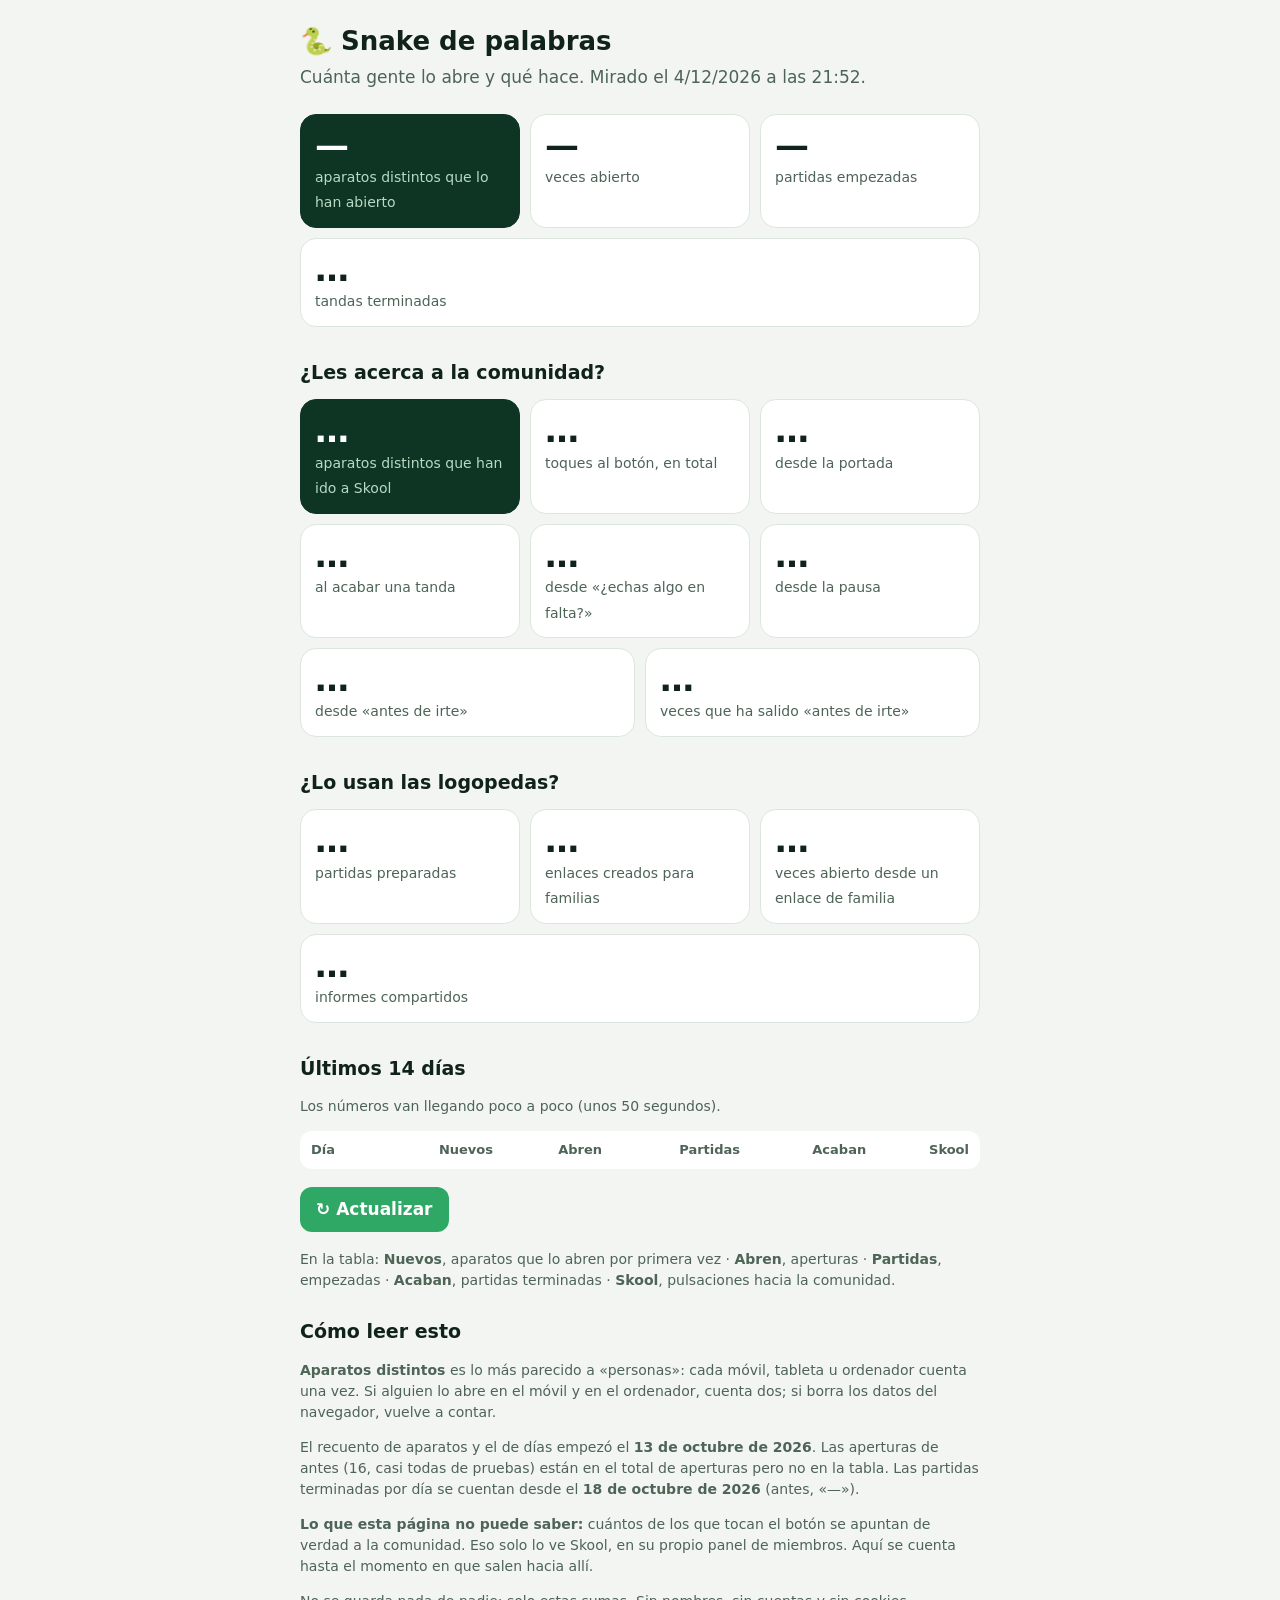
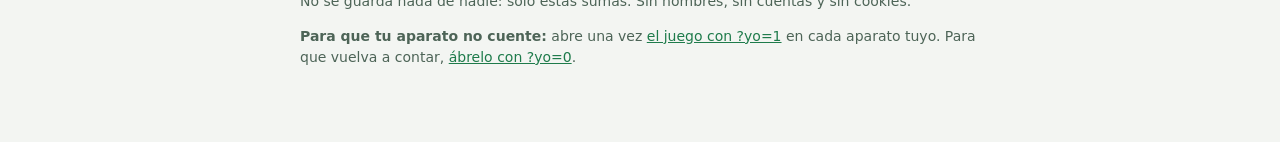
<file: estadisticas.html>
<!DOCTYPE html>
<html lang="es">
<head>
<meta charset="UTF-8">
<meta name="viewport" content="width=device-width, initial-scale=1">
<meta name="robots" content="noindex">
<title>Snake de palabras · cuánta gente lo abre</title>
<style>
  body{font:17px/1.5 system-ui,-apple-system,sans-serif;max-width:680px;margin:0 auto;padding:22px 16px 60px;background:#F3F5F2;color:#10231A}
  h1{font-size:26px;margin:0 0 4px}h2{font-size:19px;margin:26px 0 8px}
  .sub{color:#4d6457;margin:0 0 18px}
  .cajas{display:flex;flex-wrap:wrap;margin:0 -5px}
  .caja{flex:1 1 140px;margin:5px;background:#fff;border:1px solid #DCE6DE;border-radius:16px;padding:12px 14px}
  .caja b{display:block;font-size:34px;line-height:1.1}
  .caja span{font-size:14px;color:#4d6457}
  .caja.gorda{background:#0E3524;color:#fff;border-color:#0E3524}.caja.gorda span{color:#B8D9C4}
  table{width:100%;border-collapse:collapse;background:#fff;border:1px solid #DCE6DE;border-radius:12px;overflow:hidden}
  th,td{padding:8px 10px;text-align:right;border-bottom:1px solid #EEF2EE;font-variant-numeric:tabular-nums}
  th:first-child,td:first-child{text-align:left}th{font-size:13px;color:#4d6457;font-weight:600}
  .barra{display:inline-block;height:10px;border-radius:5px;background:#2FA866;vertical-align:middle;margin-right:6px}
  .nota{font-size:14px;color:#4d6457}
  button{font:inherit;font-weight:700;padding:10px 16px;border-radius:12px;border:0;background:#2FA866;color:#fff;cursor:pointer}
  a{color:#1E7B4B}
  @media (max-width:480px){table.dias{font-size:13px}table.dias th,table.dias td{padding:6px 3px}}
</style>
</head>
<body>
<h1>🐍 Snake de palabras</h1>
<p class="sub">Cuánta gente lo abre y qué hace. <span id="hora"></span></p>

<div class="cajas">
  <div class="caja gorda"><b id="n_personas">…</b><span>aparatos distintos que lo han abierto</span></div>
  <div class="caja"><b id="n_aperturas">…</b><span>veces abierto</span></div>
  <div class="caja"><b id="n_partidas">…</b><span>partidas empezadas</span></div>
  <div class="caja"><b id="n_tandas">…</b><span>tandas terminadas</span></div>
</div>

<h2>¿Les acerca a la comunidad?</h2>
<div class="cajas">
  <div class="caja gorda"><b id="n_skool_personas">…</b><span>aparatos distintos que han ido a Skool</span></div>
  <div class="caja"><b id="n_skool">…</b><span>toques al botón, en total</span></div>
  <div class="caja"><b id="n_skool_portada">…</b><span>desde la portada</span></div>
  <div class="caja"><b id="n_skool_final">…</b><span>al acabar una tanda</span></div>
  <div class="caja"><b id="n_skool_idea">…</b><span>desde «¿echas algo en falta?»</span></div>
  <div class="caja"><b id="n_skool_pausa">…</b><span>desde la pausa</span></div>
  <div class="caja"><b id="n_skool_despedida">…</b><span>desde «antes de irte»</span></div>
  <div class="caja"><b id="n_despedida_vista">…</b><span>veces que ha salido «antes de irte»</span></div>
</div>

<h2>¿Lo usan las logopedas?</h2>
<div class="cajas">
  <div class="caja"><b id="n_preparada">…</b><span>partidas preparadas</span></div>
  <div class="caja"><b id="n_enlace">…</b><span>enlaces creados para familias</span></div>
  <div class="caja"><b id="n_familia">…</b><span>veces abierto desde un enlace de familia</span></div>
  <div class="caja"><b id="n_informe">…</b><span>informes compartidos</span></div>
</div>

<h2>Últimos 14 días</h2>
<p class="nota" id="cargando">Los números van llegando poco a poco (unos 50 segundos).</p>
<div id="grafica"></div>
<div style="overflow-x:auto"><table class="dias"><thead><tr><th>Día</th><th>Nuevos</th><th>Abren</th><th>Partidas</th><th>Acaban</th><th>Skool</th></tr></thead><tbody id="dias"></tbody></table></div>

<p style="margin-top:18px"><button type="button" onclick="location.reload()">↻ Actualizar</button></p>

<p class="nota">En la tabla: <b>Nuevos</b>, aparatos que lo abren por primera vez · <b>Abren</b>, aperturas · <b>Partidas</b>, empezadas · <b>Acaban</b>, partidas terminadas · <b>Skool</b>, pulsaciones hacia la comunidad.</p>

<h2>Cómo leer esto</h2>
<p class="nota"><b>Aparatos distintos</b> es lo más parecido a «personas»: cada móvil, tableta u ordenador cuenta una vez. Si alguien lo abre en el móvil y en el ordenador, cuenta dos; si borra los datos del navegador, vuelve a contar.</p>
<p class="nota">El recuento de aparatos y el de días empezó el <b>13 de octubre de 2026</b>. Las aperturas de antes (16, casi todas de pruebas) están en el total de aperturas pero no en la tabla. Las partidas terminadas por día se cuentan desde el <b>18 de octubre de 2026</b> (antes, «—»).</p>
<p class="nota"><b>Lo que esta página no puede saber:</b> cuántos de los que tocan el botón se apuntan de verdad a la comunidad. Eso solo lo ve Skool, en su propio panel de miembros. Aquí se cuenta hasta el momento en que salen hacia allí.</p>
<p class="nota">No se guarda nada de nadie: solo estas sumas. Sin nombres, sin cuentas y sin cookies.</p>
<p class="nota"><b>Para que tu aparato no cuente:</b> abre una vez <a href="./?yo=1">el juego con ?yo=1</a> en cada aparato tuyo. Para que vuelva a contar, <a href="./?yo=0">ábrelo con ?yo=0</a>.</p>

<script src="grafica-uso.js?v=1018"></script>
<script>
(function () {
  var BASE = 'https://abacus.jasoncameron.dev/get/foniafonia-juegos/';
  /* El servicio admite 30 consultas cada 10 segundos: se piden de una en una, con un respiro
     entre ellas, y si aun así dice «demasiadas», se espera y se repite. Por eso los números
     van apareciendo poco a poco. Una clave que aún no existe (404) vale cero. */
  var cola = Promise.resolve();
  function pausa(ms) { return new Promise(function (r) { setTimeout(r, ms); }); }
  function pide(k, intento) {
    return fetch(BASE + k).then(function (r) {
      if (r.status === 404) return 0;
      if (r.status === 429 && intento < 3) return pausa(4000).then(function () { return pide(k, intento + 1); });
      if (!r.ok) return null;
      return r.json().then(function (j) { return j && j.value ? j.value : 0; });
    }).catch(function () { return null; });
  }
  function lee(k) { var p = cola.then(function () { return pide(k, 0); }); cola = p.then(function () { return pausa(450); }); return p; }
  function pon(id, v) { document.getElementById(id).textContent = v === null ? '—' : v; }
  var d0 = new Date(); document.getElementById('hora').textContent = 'Mirado el ' + d0.toLocaleDateString('es-ES') + ' a las ' + d0.toLocaleTimeString('es-ES', { hour: '2-digit', minute: '2-digit' }) + '.';
  [['n_personas', 'snake_personas'], ['n_aperturas', 'snake_aperturas'], ['n_partidas', 'snake_partidas'], ['n_tandas', 'snake_tandas_terminadas'],
   ['n_skool_personas', 'snake_skool_personas'], ['n_skool_portada', 'snake_skool_portada'], ['n_skool_final', 'snake_skool_final'], ['n_despedida_vista', 'snake_despedida_vista'],
   ['n_preparada', 'snake_partida_preparada'], ['n_enlace', 'snake_enlace_familia'], ['n_familia', 'snake_aperturas_enlace_familia'], ['n_informe', 'snake_informe_compartido']
  ].forEach(function (p) { lee(p[1]).then(function (v) { pon(p[0], v); }); });
  Promise.all(['snake_skool_portada', 'snake_skool_final', 'snake_skool_idea_portada', 'snake_skool_idea_final', 'snake_skool_pausa', 'snake_skool_despedida'].map(lee)).then(function (v) {
    var n = function (x) { return x || 0; };
    pon('n_skool', n(v[0]) + n(v[1]) + n(v[2]) + n(v[3]) + n(v[4]) + n(v[5])); pon('n_skool_idea', n(v[2]) + n(v[3]));
    pon('n_skool_pausa', n(v[4])); pon('n_skool_despedida', n(v[5]));
  });
  var dias = [], hoy = new Date();
  for (var i = 0; i < 14; i++) { var d = new Date(hoy.getFullYear(), hoy.getMonth(), hoy.getDate() - i); dias.push(d); }
  function clave(d) { return d.getFullYear() + ('0' + (d.getMonth() + 1)).slice(-2) + ('0' + d.getDate()).slice(-2); }
  Promise.all(dias.map(function (d) { var k = clave(d); return Promise.all([lee('snake_personas_' + k), lee('snake_aperturas_' + k), lee('snake_partidas_' + k), lee('snake_skool_dia_' + k), k < '20261018' ? Promise.resolve(null) : lee('snake_tandas_terminadas_' + k)]); })).then(function (filas) {
    var tope = 1; filas.forEach(function (f) { if (f[0] > tope) tope = f[0]; });
    var tb = document.getElementById('dias'); tb.innerHTML = '';
    filas.forEach(function (f, i) {
      var tr = document.createElement('tr'), d = dias[i];
      var c0 = document.createElement('td'); c0.textContent = d.toLocaleDateString('es-ES', { weekday: 'short' }) + ' ' + d.getDate() + '/' + (d.getMonth() + 1); c0.style.whiteSpace = 'nowrap';
      var c1 = document.createElement('td'); var b = document.createElement('span'); b.className = 'barra'; b.style.width = Math.round(40 * (f[0] || 0) / tope) + 'px'; if (f[0]) c1.appendChild(b); c1.appendChild(document.createTextNode(f[0] === null ? '—' : f[0]));
      var c2 = document.createElement('td'); c2.textContent = f[1] === null ? '—' : f[1];
      var c3 = document.createElement('td'); c3.textContent = f[2] === null ? '—' : f[2];
      var c4 = document.createElement('td'); c4.textContent = f[3] === null ? '—' : f[3];
      var c5 = document.createElement('td'); c5.textContent = f[4] === null ? '—' : f[4];
      tr.appendChild(c0); tr.appendChild(c1); tr.appendChild(c2); tr.appendChild(c3); tr.appendChild(c5); tr.appendChild(c4); tb.appendChild(tr);
    });
    GraficaUso(document.getElementById('grafica'), filas.map(function (f, i) { return { d: dias[i], personas: f[0], terminadas: f[4], skool: f[3] }; }).reverse());
    document.getElementById('cargando').style.display = 'none';
  });
})();
</script>
</body>
</html>
</file>
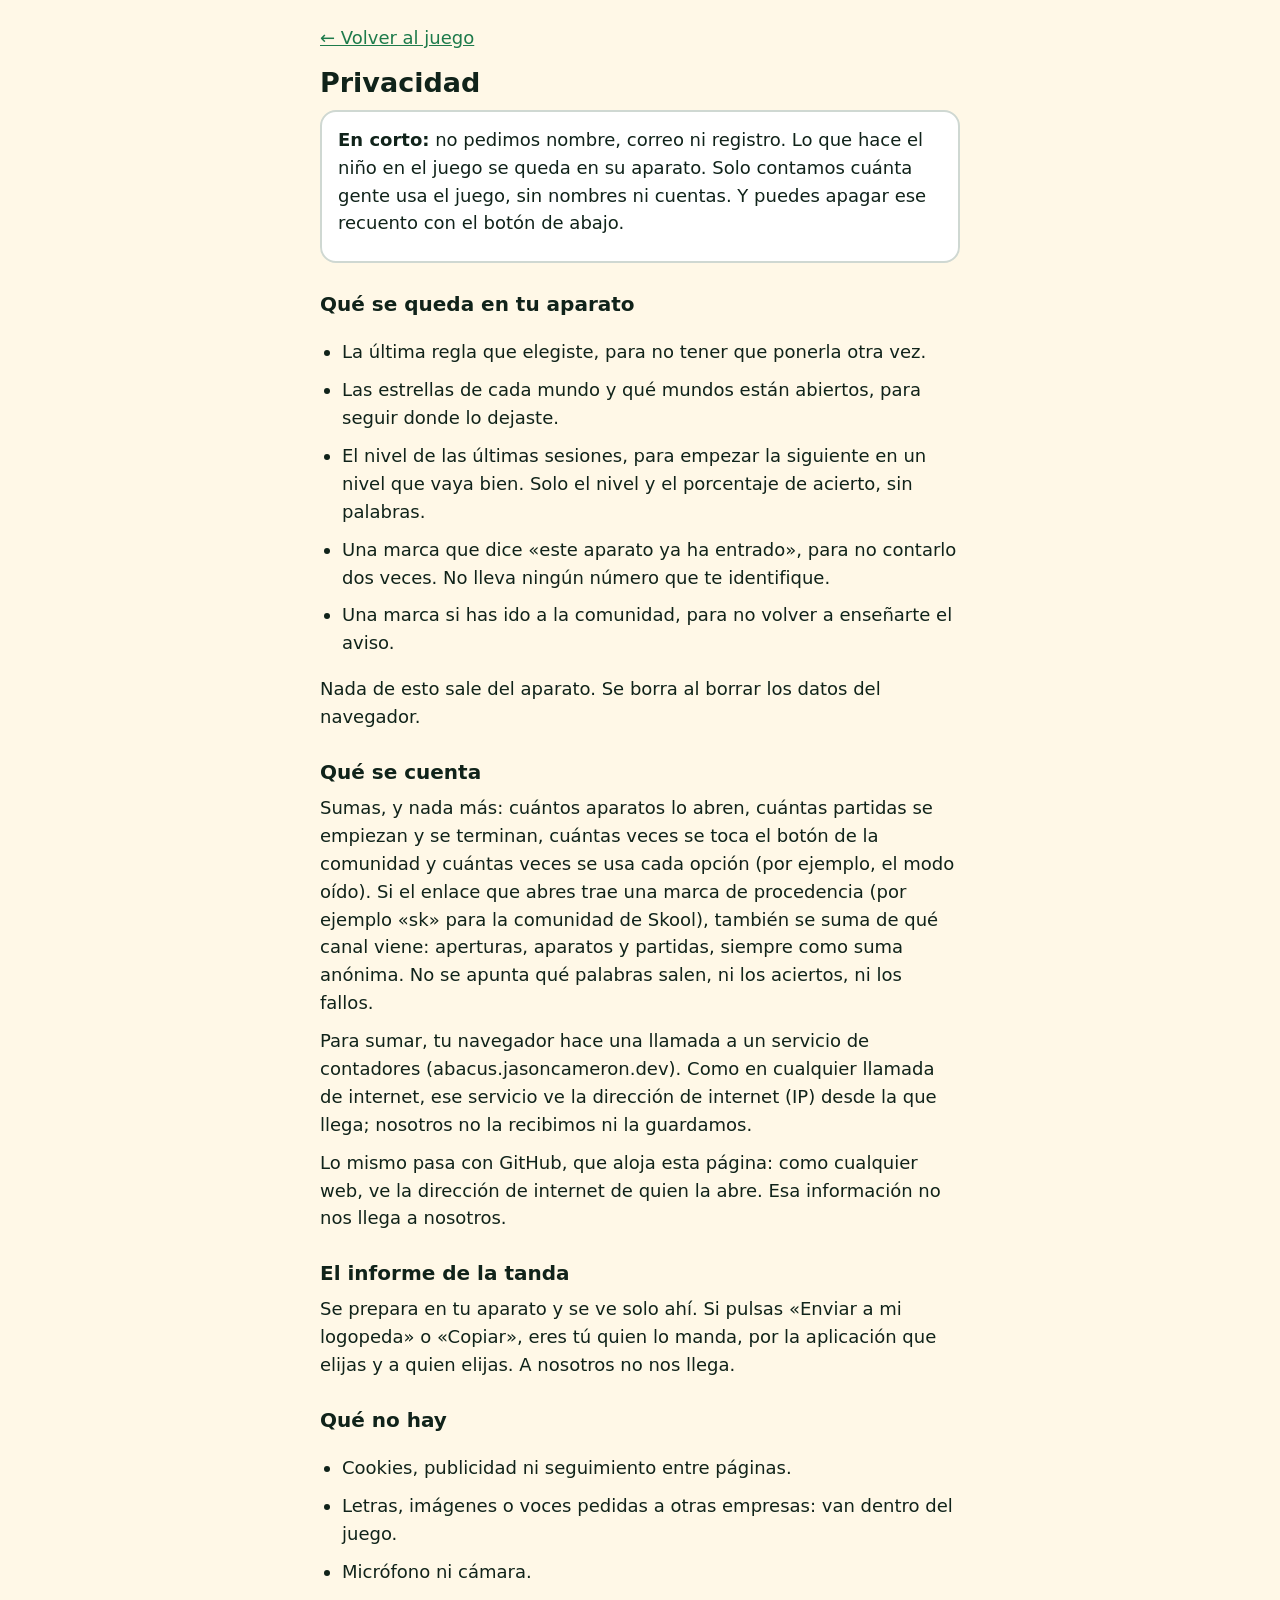
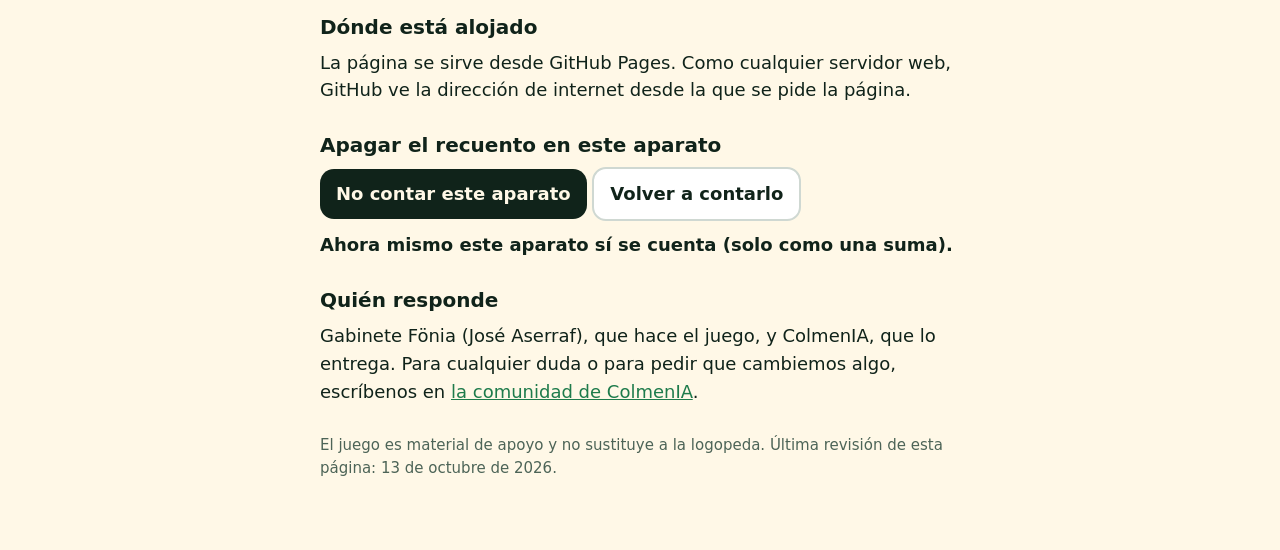
<file: privacidad.html>
<!DOCTYPE html>
<html lang="es">
<head>
<meta charset="UTF-8">
<meta name="viewport" content="width=device-width, initial-scale=1">
<title>Privacidad · Snake de palabras</title>
<style>
  body{font:18px/1.55 system-ui,-apple-system,sans-serif;max-width:640px;margin:0 auto;padding:24px 18px 60px;background:#FFF8E7;color:#10231A}
  h1{font-size:27px;margin:0 0 6px}h2{font-size:20px;margin:26px 0 6px}
  p,li{margin:0 0 10px}ul{padding-left:22px}
  .corto{background:#fff;border:2px solid #cfd8d2;border-radius:16px;padding:14px 16px}
  .btn{display:inline-block;font:inherit;font-weight:700;padding:11px 16px;border-radius:14px;border:0;background:#10231A;color:#FFF8E7;cursor:pointer;text-decoration:none}
  .btn.s{background:#fff;color:#10231A;border:2px solid #cfd8d2}
  a{color:#1E7B4B}.pie{font-size:15px;color:#4d6457;margin-top:28px}
  #dicho{font-weight:700;min-height:1.4em}
</style>
</head>
<body>
<p><a href="./">← Volver al juego</a></p>
<h1>Privacidad</h1>
<div class="corto">
  <p><b>En corto:</b> no pedimos nombre, correo ni registro. Lo que hace el niño en el juego se queda en su aparato. Solo contamos cuánta gente usa el juego, sin nombres ni cuentas. Y puedes apagar ese recuento con el botón de abajo.</p>
</div>

<h2>Qué se queda en tu aparato</h2>
<ul>
  <li>La última regla que elegiste, para no tener que ponerla otra vez.</li>
  <li>Las estrellas de cada mundo y qué mundos están abiertos, para seguir donde lo dejaste.</li>
  <li>El nivel de las últimas sesiones, para empezar la siguiente en un nivel que vaya bien. Solo el nivel y el porcentaje de acierto, sin palabras.</li>
  <li>Una marca que dice «este aparato ya ha entrado», para no contarlo dos veces. No lleva ningún número que te identifique.</li>
  <li>Una marca si has ido a la comunidad, para no volver a enseñarte el aviso.</li>
</ul>
<p>Nada de esto sale del aparato. Se borra al borrar los datos del navegador.</p>

<h2>Qué se cuenta</h2>
<p>Sumas, y nada más: cuántos aparatos lo abren, cuántas partidas se empiezan y se terminan, cuántas veces se toca el botón de la comunidad y cuántas veces se usa cada opción (por ejemplo, el modo oído). Si el enlace que abres trae una marca de procedencia (por ejemplo «sk» para la comunidad de Skool), también se suma de qué canal viene: aperturas, aparatos y partidas, siempre como suma anónima. No se apunta qué palabras salen, ni los aciertos, ni los fallos.</p>
<p>Para sumar, tu navegador hace una llamada a un servicio de contadores (abacus.jasoncameron.dev). Como en cualquier llamada de internet, ese servicio ve la dirección de internet (IP) desde la que llega; nosotros no la recibimos ni la guardamos.</p>
<p>Lo mismo pasa con GitHub, que aloja esta página: como cualquier web, ve la dirección de internet de quien la abre. Esa información no nos llega a nosotros.</p>

<h2>El informe de la tanda</h2>
<p>Se prepara en tu aparato y se ve solo ahí. Si pulsas «Enviar a mi logopeda» o «Copiar», eres tú quien lo manda, por la aplicación que elijas y a quien elijas. A nosotros no nos llega.</p>

<h2>Qué no hay</h2>
<ul>
  <li>Cookies, publicidad ni seguimiento entre páginas.</li>
  <li>Letras, imágenes o voces pedidas a otras empresas: van dentro del juego.</li>
  <li>Micrófono ni cámara.</li>
</ul>

<h2>Dónde está alojado</h2>
<p>La página se sirve desde GitHub Pages. Como cualquier servidor web, GitHub ve la dirección de internet desde la que se pide la página.</p>

<h2>Apagar el recuento en este aparato</h2>
<p><button class="btn" type="button" id="apaga">No contar este aparato</button> <button class="btn s" type="button" id="enciende">Volver a contarlo</button></p>
<p id="dicho" role="status"></p>

<h2>Quién responde</h2>
<p>Gabinete Fönia (José Aserraf), que hace el juego, y ColmenIA, que lo entrega. Para cualquier duda o para pedir que cambiemos algo, escríbenos en <a href="https://www.skool.com/logopedia-7339/about" target="_blank" rel="noopener">la comunidad de ColmenIA</a>.</p>

<p class="pie">El juego es material de apoyo y no sustituye a la logopeda. Última revisión de esta página: 13 de octubre de 2026.</p>

<script>
(function () {
  var d = document.getElementById('dicho');
  function estado() { var no = false; try { no = localStorage.getItem('snake-no-contar') === '1'; } catch (e) { } d.textContent = no ? 'Ahora mismo este aparato NO se cuenta.' : 'Ahora mismo este aparato sí se cuenta (solo como una suma).'; }
  document.getElementById('apaga').onclick = function () { try { localStorage.setItem('snake-no-contar', '1'); } catch (e) { } estado(); };
  document.getElementById('enciende').onclick = function () { try { localStorage.removeItem('snake-no-contar'); } catch (e) { } estado(); };
  estado();
})();
</script>
</body>
</html>
</file>
